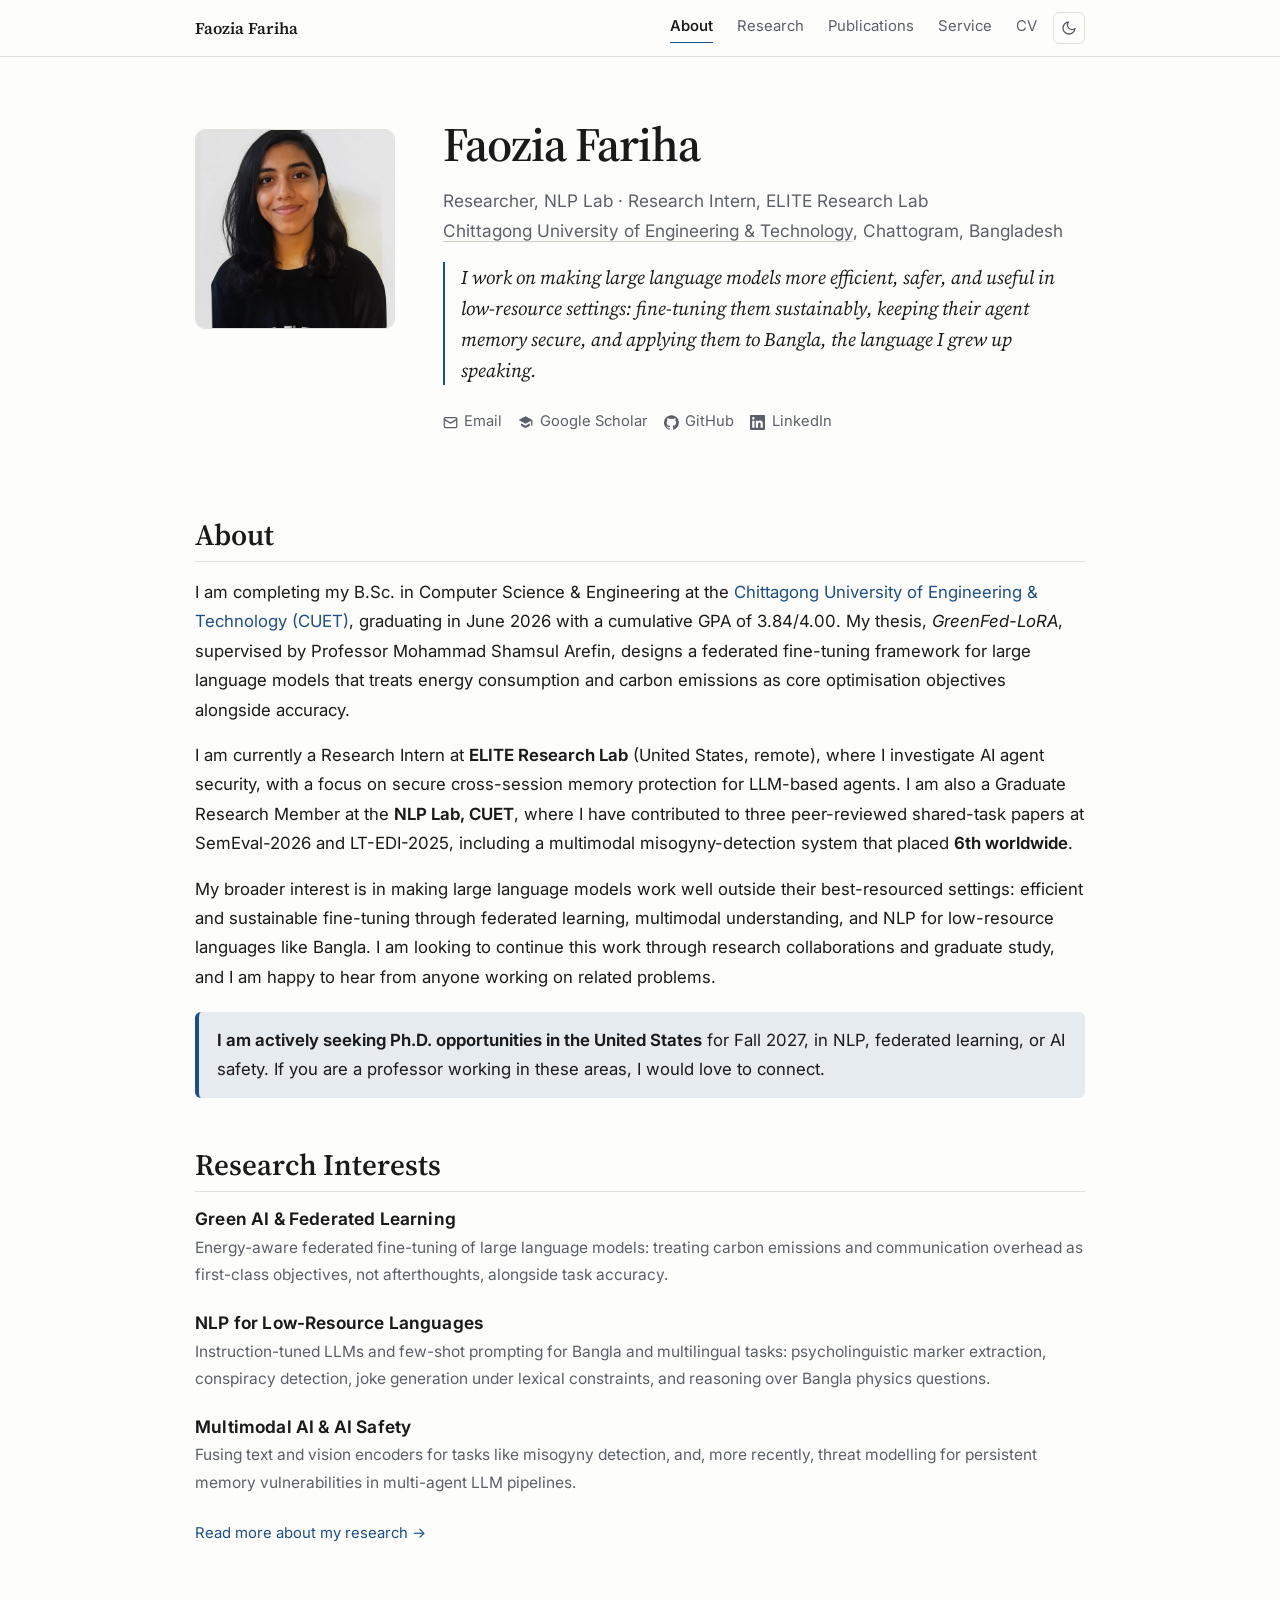
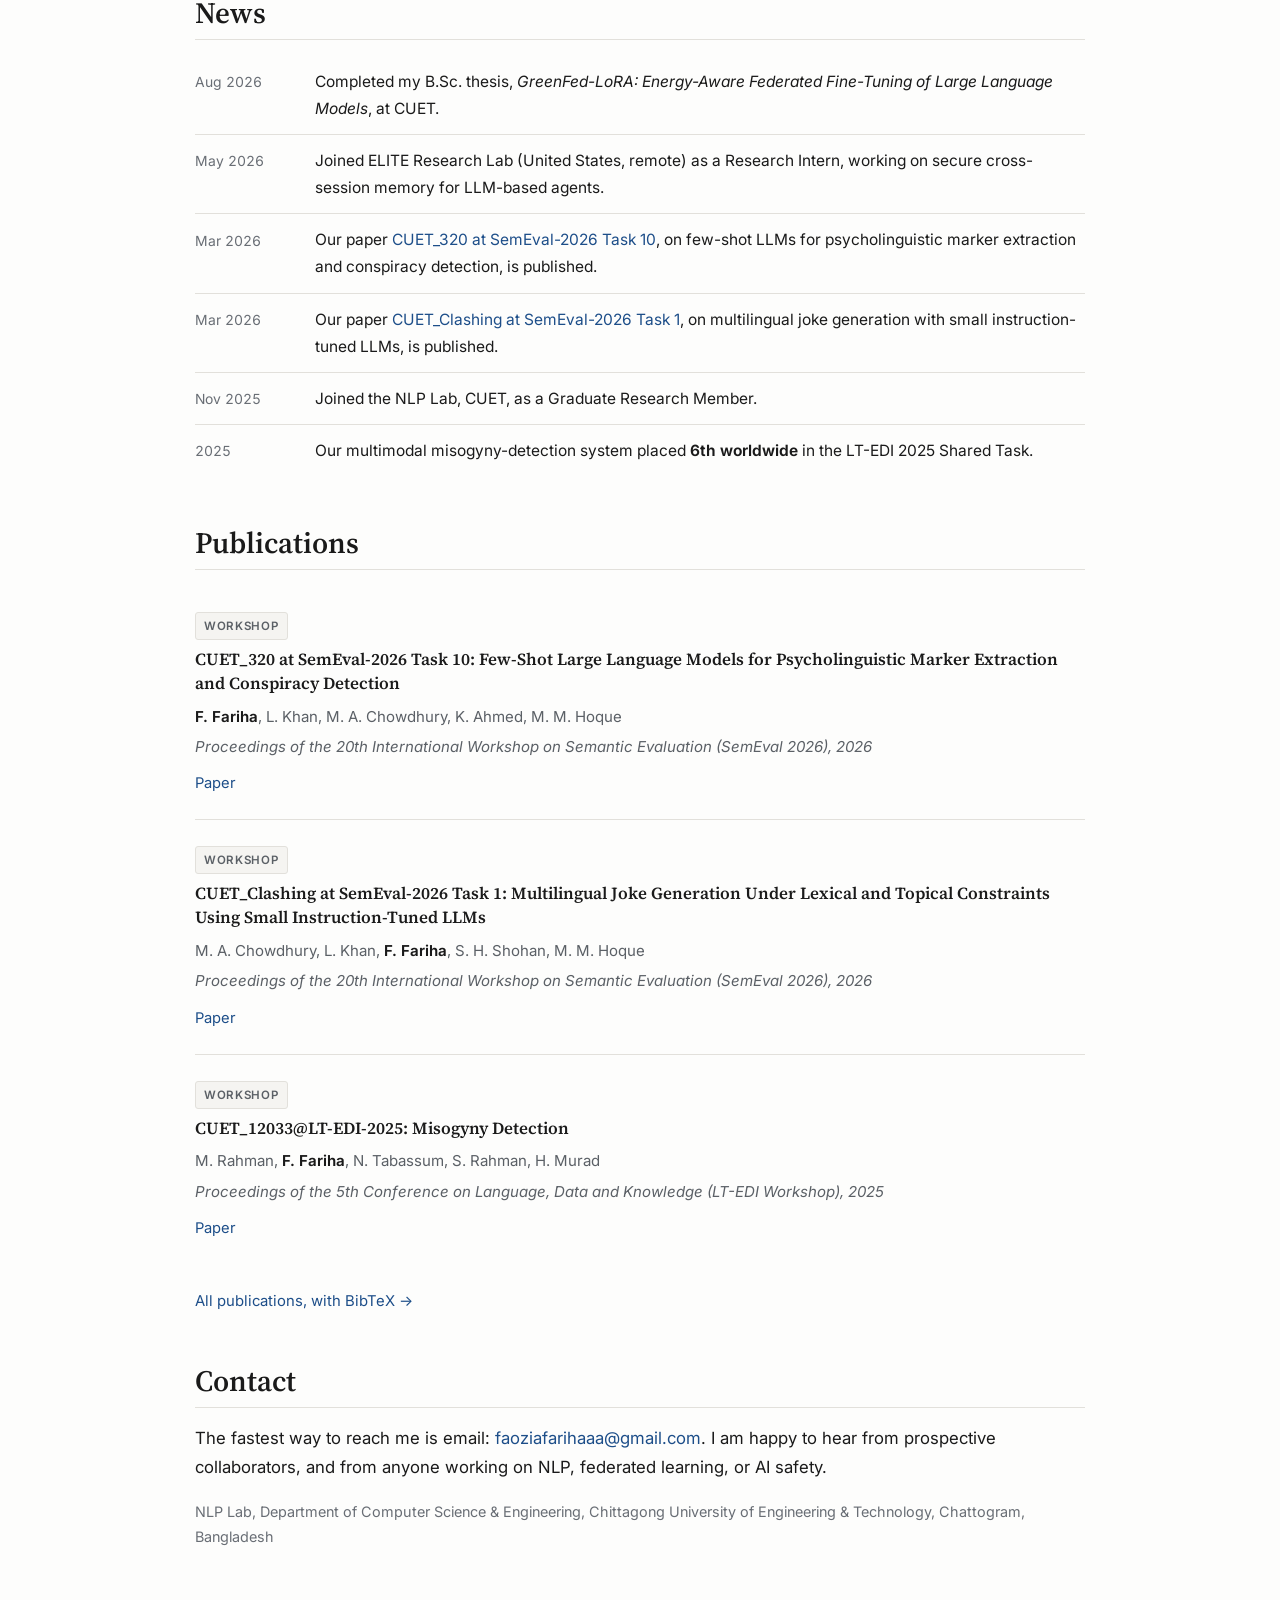
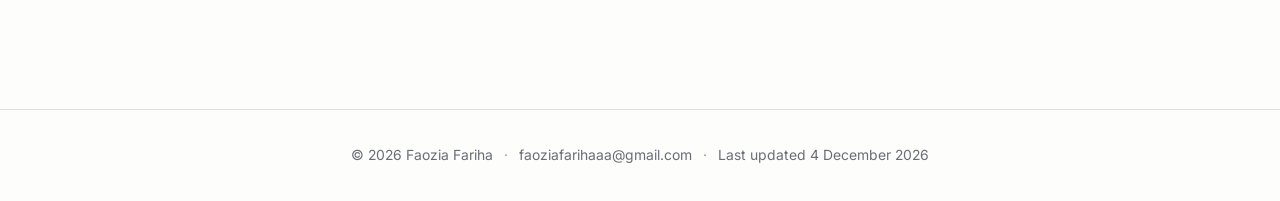
<file: index.html>
<!DOCTYPE html>
<html lang="en">
<head>
<meta charset="utf-8">
<meta name="viewport" content="width=device-width, initial-scale=1">
<title>Faozia Fariha</title>
<meta name="description" content="Faozia Fariha is a researcher at the NLP Lab, CUET, working on large language models, federated learning, multimodal AI, and AI safety.">
<meta name="author" content="Faozia Fariha">
<link rel="canonical" href="https://bountyhunter12.github.io/">

<!-- Open Graph / social preview -->
<meta property="og:type" content="website">
<meta property="og:title" content="Faozia Fariha">
<meta property="og:description" content="Researcher, NLP Lab, CUET. Large language models, federated learning, multimodal AI, and AI safety.">
<meta property="og:url" content="https://bountyhunter12.github.io/">
<meta property="og:image" content="https://bountyhunter12.github.io/assets/img/profile.jpeg">
<meta name="twitter:card" content="summary">

<link rel="icon" href="assets/img/favicon.svg" type="image/svg+xml">
<link rel="apple-touch-icon" href="assets/img/profile.jpeg">

<!-- ===== FONTS - identical on all pages ===== -->
<link rel="preconnect" href="https://fonts.googleapis.com">
<link rel="preconnect" href="https://fonts.gstatic.com" crossorigin>
<link rel="stylesheet" href="https://fonts.googleapis.com/css2?family=Inter:wght@400;500;600&family=Source+Serif+4:ital,opsz,wght@0,8..60,400;0,8..60,600;1,8..60,400&display=swap">
<link rel="stylesheet" href="assets/css/style.css">

<!-- ===== THEME INIT - identical on all pages. Must stay inline and before
      the body renders, otherwise the wrong theme flashes on load. ===== -->
<script>
(function(){try{var t=localStorage.getItem("theme");if(t==="dark"||t==="light"){document.documentElement.setAttribute("data-theme",t);}}catch(e){}})();
</script>

<!-- Structured data so search engines link the profile correctly -->
<script type="application/ld+json">
{
  "@context": "https://schema.org",
  "@type": "Person",
  "name": "Faozia Fariha",
  "givenName": "Faozia",
  "familyName": "Fariha",
  "jobTitle": "Researcher",
  "email": "mailto:faoziafarihaaa@gmail.com",
  "image": "https://bountyhunter12.github.io/assets/img/profile.jpeg",
  "url": "https://bountyhunter12.github.io/",
  "worksFor": {
    "@type": "CollegeOrUniversity",
    "name": "Chittagong University of Engineering & Technology",
    "url": "https://cuet.ac.bd/"
  },
  "alumniOf": {
    "@type": "CollegeOrUniversity",
    "name": "Chittagong University of Engineering & Technology",
    "url": "https://cuet.ac.bd/"
  },
  "knowsAbout": [
    "Natural Language Processing",
    "Large Language Models",
    "Multimodal AI",
    "Federated Learning",
    "Green AI",
    "AI Safety & Security"
  ],
  "sameAs": [
    "https://scholar.google.com/citations?hl=en&user=2KRgeSgAAAAJ",
    "https://github.com/bountyhunter12",
    "https://www.linkedin.com/in/faozia-fariha"
  ]
}
</script>
</head>
<body>
<a class="skip-link" href="#main">Skip to content</a>

<!-- ===== NAV - identical on all pages. If you edit this, edit it in every
      .html file, then run `python check.py` to confirm they still match.
      See CONTENT-GUIDE.md. ===== -->
<nav class="site-nav" aria-label="Primary">
  <div class="site-nav__inner">
    <a class="site-nav__name" href="index.html">Faozia Fariha</a>
    <div class="site-nav__links">
      <a href="index.html" aria-current="page">About</a>
      <a href="research.html">Research</a>
      <a href="publications.html">Publications</a>
      <a href="teaching.html">Service</a>
      <a href="cv.html">CV</a>
    </div>
    <button class="theme-toggle" type="button" aria-label="Switch to dark theme">
      <svg class="icon-sun" viewBox="0 0 24 24" fill="none" stroke="currentColor" stroke-width="2" stroke-linecap="round" aria-hidden="true"><circle cx="12" cy="12" r="4.2"/><path d="M12 2v2M12 20v2M4.9 4.9l1.4 1.4M17.7 17.7l1.4 1.4M2 12h2M20 12h2M4.9 19.1l1.4-1.4M17.7 6.3l1.4-1.4"/></svg>
      <svg class="icon-moon" viewBox="0 0 24 24" fill="none" stroke="currentColor" stroke-width="2" stroke-linecap="round" stroke-linejoin="round" aria-hidden="true"><path d="M21 12.8A9 9 0 1 1 11.2 3a7 7 0 0 0 9.8 9.8z"/></svg>
    </button>
  </div>
</nav>

<main id="main">
  <header class="hero wrap">
    <img class="hero__photo" src="assets/img/profile.jpeg" width="200" height="200"
         alt="Portrait of Faozia Fariha">
    <div>
      <h1 class="hero__name">Faozia Fariha</h1>
      <p class="hero__role">
        Researcher, NLP Lab &middot; Research Intern, ELITE Research Lab<br>
        <a href="https://cuet.ac.bd/" target="_blank" rel="noopener">Chittagong University of Engineering &amp; Technology</a>, Chattogram, Bangladesh
      </p>
      <p class="hero__tagline">
        I work on making large language models more efficient, safer, and
        useful in low-resource settings: fine-tuning them sustainably, keeping
        their agent memory secure, and applying them to Bangla, the language
        I grew up speaking.
      </p>
      <div class="contact-row">
        <a href="mailto:faoziafarihaaa@gmail.com">
          <svg viewBox="0 0 24 24" fill="none" stroke="currentColor" stroke-width="2" stroke-linecap="round" stroke-linejoin="round" aria-hidden="true"><rect x="2" y="4" width="20" height="16" rx="2"/><path d="m2 7 10 6 10-6"/></svg>
          Email
        </a>
        <a href="https://scholar.google.com/citations?hl=en&amp;user=2KRgeSgAAAAJ" target="_blank" rel="noopener">
          <svg viewBox="0 0 24 24" fill="currentColor" aria-hidden="true"><path d="M12 2 1 8l11 6 9-4.91V17h2V8L12 2zM5 13.18v4L12 21l7-3.82v-4L12 17l-7-3.82z"/></svg>
          Google Scholar
        </a>
        <a href="https://github.com/bountyhunter12" target="_blank" rel="noopener">
          <svg viewBox="0 0 24 24" fill="currentColor" aria-hidden="true"><path d="M12 .3a12 12 0 0 0-3.8 23.4c.6.1.8-.3.8-.6v-2c-3.3.7-4-1.6-4-1.6-.6-1.4-1.4-1.8-1.4-1.8-1-.7.1-.7.1-.7 1.2.1 1.8 1.2 1.8 1.2 1 1.8 2.8 1.3 3.5 1 .1-.8.4-1.3.7-1.6-2.7-.3-5.5-1.3-5.5-5.9 0-1.3.5-2.4 1.2-3.2-.1-.3-.5-1.5.1-3.2 0 0 1-.3 3.3 1.2a11.5 11.5 0 0 1 6 0c2.3-1.5 3.3-1.2 3.3-1.2.6 1.7.2 2.9.1 3.2.8.8 1.2 1.9 1.2 3.2 0 4.6-2.8 5.6-5.5 5.9.4.4.8 1.1.8 2.2v3.3c0 .3.2.7.8.6A12 12 0 0 0 12 .3"/></svg>
          GitHub
        </a>
        <a href="https://www.linkedin.com/in/faozia-fariha" target="_blank" rel="noopener">
          <svg viewBox="0 0 24 24" fill="currentColor" aria-hidden="true"><path d="M20.45 20.45h-3.56v-5.57c0-1.33-.02-3.04-1.85-3.04-1.85 0-2.14 1.45-2.14 2.94v5.67H9.34V9h3.42v1.56h.05a3.75 3.75 0 0 1 3.37-1.85c3.6 0 4.27 2.37 4.27 5.46v6.28zM5.34 7.43a2.06 2.06 0 1 1 0-4.13 2.06 2.06 0 0 1 0 4.13zM7.12 20.45H3.55V9h3.57v11.45zM22.22 0H1.77C.79 0 0 .77 0 1.72v20.56C0 23.23.79 24 1.77 24h20.45c.98 0 1.78-.77 1.78-1.72V1.72C24 .77 23.2 0 22.22 0z"/></svg>
          LinkedIn
        </a>
      </div>
    </div>
  </header>

  <div class="wrap">

        <section id="about">
      <h2>About</h2>
      <p>
        I am completing my B.Sc. in Computer Science &amp; Engineering at the
        <a href="https://cuet.ac.bd/" target="_blank" rel="noopener">Chittagong University of Engineering &amp; Technology (CUET)</a>,
        graduating in June&nbsp;2026 with a cumulative GPA of 3.84/4.00. My
        thesis, <em>GreenFed-LoRA</em>, supervised by Professor Mohammad
        Shamsul Arefin, designs a federated fine-tuning framework for large
        language models that treats energy consumption and carbon emissions
        as core optimisation objectives alongside accuracy.
      </p>
      <p>
        I am currently a Research Intern at <strong>ELITE Research Lab</strong>
        (United States, remote), where I investigate AI agent security, with a
        focus on secure cross-session memory protection for LLM-based agents.
        I am also a Graduate Research Member at the <strong>NLP Lab, CUET</strong>,
        where I have contributed to three peer-reviewed shared-task papers at
        SemEval-2026 and LT-EDI-2025, including a multimodal misogyny-detection
        system that placed <strong>6th worldwide</strong>.
      </p>
      <p>
        My broader interest is in making large language models work well
        outside their best-resourced settings: efficient and sustainable
        fine-tuning through federated learning, multimodal understanding, and
        NLP for low-resource languages like Bangla. I am looking to continue
        this work through research collaborations and graduate study, and I
        am happy to hear from anyone working on related problems.
      </p>

      <p class="phd-callout">
        <strong>I am actively seeking Ph.D. opportunities in the United States</strong>
        for Fall&nbsp;2027, in NLP, federated learning, or AI safety. If you
        are a professor working in these areas, I would love to connect.
      </p>
    </section>

    <section id="interests">
      <h2>Research Interests</h2>

      <div class="interest">
        <h3>Green AI &amp; Federated Learning</h3>
        <p>
          Energy-aware federated fine-tuning of large language models:
          treating carbon emissions and communication overhead as first-class
          objectives, not afterthoughts, alongside task accuracy.
        </p>
      </div>

      <div class="interest">
        <h3>NLP for Low-Resource Languages</h3>
        <p>
          Instruction-tuned LLMs and few-shot prompting for Bangla and
          multilingual tasks: psycholinguistic marker extraction, conspiracy
          detection, joke generation under lexical constraints, and reasoning
          over Bangla physics questions.
        </p>
      </div>

      <div class="interest">
        <h3>Multimodal AI &amp; AI Safety</h3>
        <p>
          Fusing text and vision encoders for tasks like misogyny detection,
          and, more recently, threat modelling for persistent memory
          vulnerabilities in multi-agent LLM pipelines.
        </p>
      </div>

      <p class="section-more">
        <a href="research.html">Read more about my research &rarr;</a>
      </p>
    </section>

    <section id="news">
      <h2>News</h2>
      <!-- ===== NEWS - newest first. To add an item, copy one <li> block. ===== -->
      <ul class="news">
        <li>
          <time datetime="2026-08">Aug 2026</time>
          <p>Completed my B.Sc. thesis, <em>GreenFed-LoRA: Energy-Aware Federated Fine-Tuning of Large Language Models</em>, at CUET.</p>
        </li>
        <li>
          <time datetime="2026-05">May 2026</time>
          <p>Joined ELITE Research Lab (United States, remote) as a Research Intern, working on secure cross-session memory for LLM-based agents.</p>
        </li>
        <li>
          <time datetime="2026-03">Mar 2026</time>
          <p>Our paper <a href="publications.html#pub-semeval10-2026">CUET_320 at SemEval-2026 Task 10</a>, on few-shot LLMs for psycholinguistic marker extraction and conspiracy detection, is published.</p>
        </li>
        <li>
          <time datetime="2026-03">Mar 2026</time>
          <p>Our paper <a href="publications.html#pub-semeval1-2026">CUET_Clashing at SemEval-2026 Task 1</a>, on multilingual joke generation with small instruction-tuned LLMs, is published.</p>
        </li>
        <li>
          <time datetime="2025-11">Nov 2025</time>
          <p>Joined the NLP Lab, CUET, as a Graduate Research Member.</p>
        </li>
        <li>
          <time datetime="2025">2025</time>
          <p>Our multimodal misogyny-detection system placed <strong>6th worldwide</strong> in the LT-EDI 2025 Shared Task.</p>
        </li>
      </ul>
    </section>

    <section id="publications">
      <h2>Publications</h2>

      <!-- Publication entries are maintained in full on publications.html.
           These summaries mirror that list; keep the two in sync. -->
      <article class="pub" id="pub-semeval10-2026">
        <span class="tag tag--muted">Workshop</span>
        <h3 class="pub__title">CUET_320 at SemEval-2026 Task 10: Few-Shot Large Language Models for Psycholinguistic Marker Extraction and Conspiracy Detection</h3>
        <p class="pub__authors"><span class="me">F. Fariha</span>, L. Khan, M. A. Chowdhury, K. Ahmed, M. M. Hoque</p>
        <p class="pub__venue">Proceedings of the 20th International Workshop on Semantic Evaluation (SemEval 2026), 2026</p>
        <div class="pub__actions">
          <a class="btn-link" href="https://aclanthology.org/2026.semeval-1.432/" target="_blank" rel="noopener">Paper</a>
        </div>
      </article>

      <article class="pub" id="pub-semeval1-2026">
        <span class="tag tag--muted">Workshop</span>
        <h3 class="pub__title">CUET_Clashing at SemEval-2026 Task 1: Multilingual Joke Generation Under Lexical and Topical Constraints Using Small Instruction-Tuned LLMs</h3>
        <p class="pub__authors">M. A. Chowdhury, L. Khan, <span class="me">F. Fariha</span>, S. H. Shohan, M. M. Hoque</p>
        <p class="pub__venue">Proceedings of the 20th International Workshop on Semantic Evaluation (SemEval 2026), 2026</p>
        <div class="pub__actions">
          <a class="btn-link" href="https://aclanthology.org/2026.semeval-1.359/" target="_blank" rel="noopener">Paper</a>
        </div>
      </article>

      <article class="pub" id="pub-ltedi-2025">
        <span class="tag tag--muted">Workshop</span>
        <h3 class="pub__title">CUET_12033@LT-EDI-2025: Misogyny Detection</h3>
        <p class="pub__authors">M. Rahman, <span class="me">F. Fariha</span>, N. Tabassum, S. Rahman, H. Murad</p>
        <p class="pub__venue">Proceedings of the 5th Conference on Language, Data and Knowledge (LT-EDI Workshop), 2025</p>
        <div class="pub__actions">
          <a class="btn-link" href="https://aclanthology.org/2025.ltedi-1.22/" target="_blank" rel="noopener">Paper</a>
        </div>
      </article>

      <p class="section-more">
        <a href="publications.html">All publications, with BibTeX &rarr;</a>
      </p>
    </section>

    <section id="contact">
      <h2>Contact</h2>
      <p>
        The fastest way to reach me is email:
        <a href="mailto:faoziafarihaaa@gmail.com">faoziafarihaaa@gmail.com</a>.
        I am happy to hear from prospective collaborators, and from anyone
        working on NLP, federated learning, or AI safety.
      </p>
      <p class="faint">
        NLP Lab, Department of Computer Science &amp; Engineering, Chittagong
        University of Engineering &amp; Technology, Chattogram, Bangladesh
      </p>
    </section>

  </div>
</main>

<!-- ===== FOOTER - identical on all pages ===== -->
<footer class="site-footer">
  <div class="site-footer__inner">
    <p>
      &copy; <span id="year">2026</span> Faozia Fariha
      <span class="sep" aria-hidden="true">&middot;</span>
      <a href="mailto:faoziafarihaaa@gmail.com">faoziafarihaaa@gmail.com</a>
      <span class="sep" aria-hidden="true">&middot;</span>
      <span class="nowrap">Last updated <time id="updated" datetime="2026-09-06">6 September 2026</time></span>
    </p>
  </div>
</footer>

<script src="assets/js/main.js"></script>
</body>
</html>
</file>
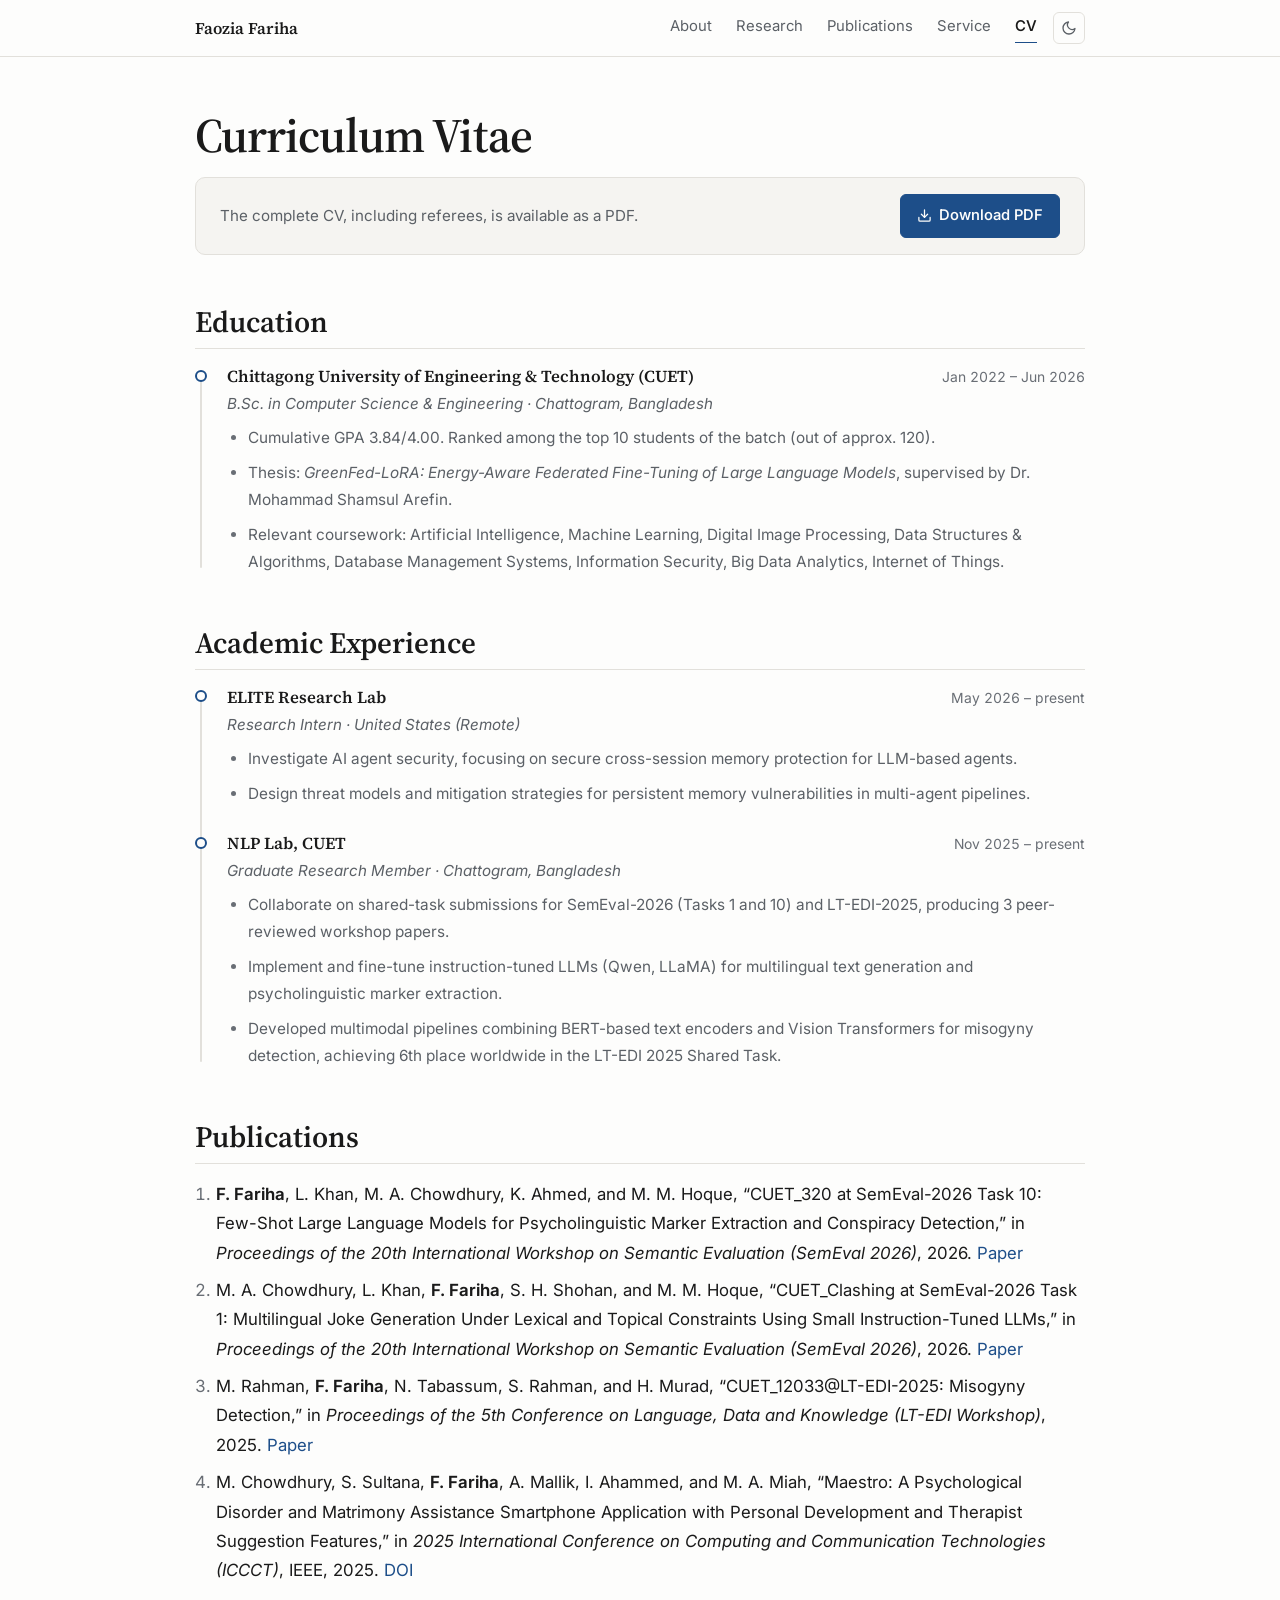
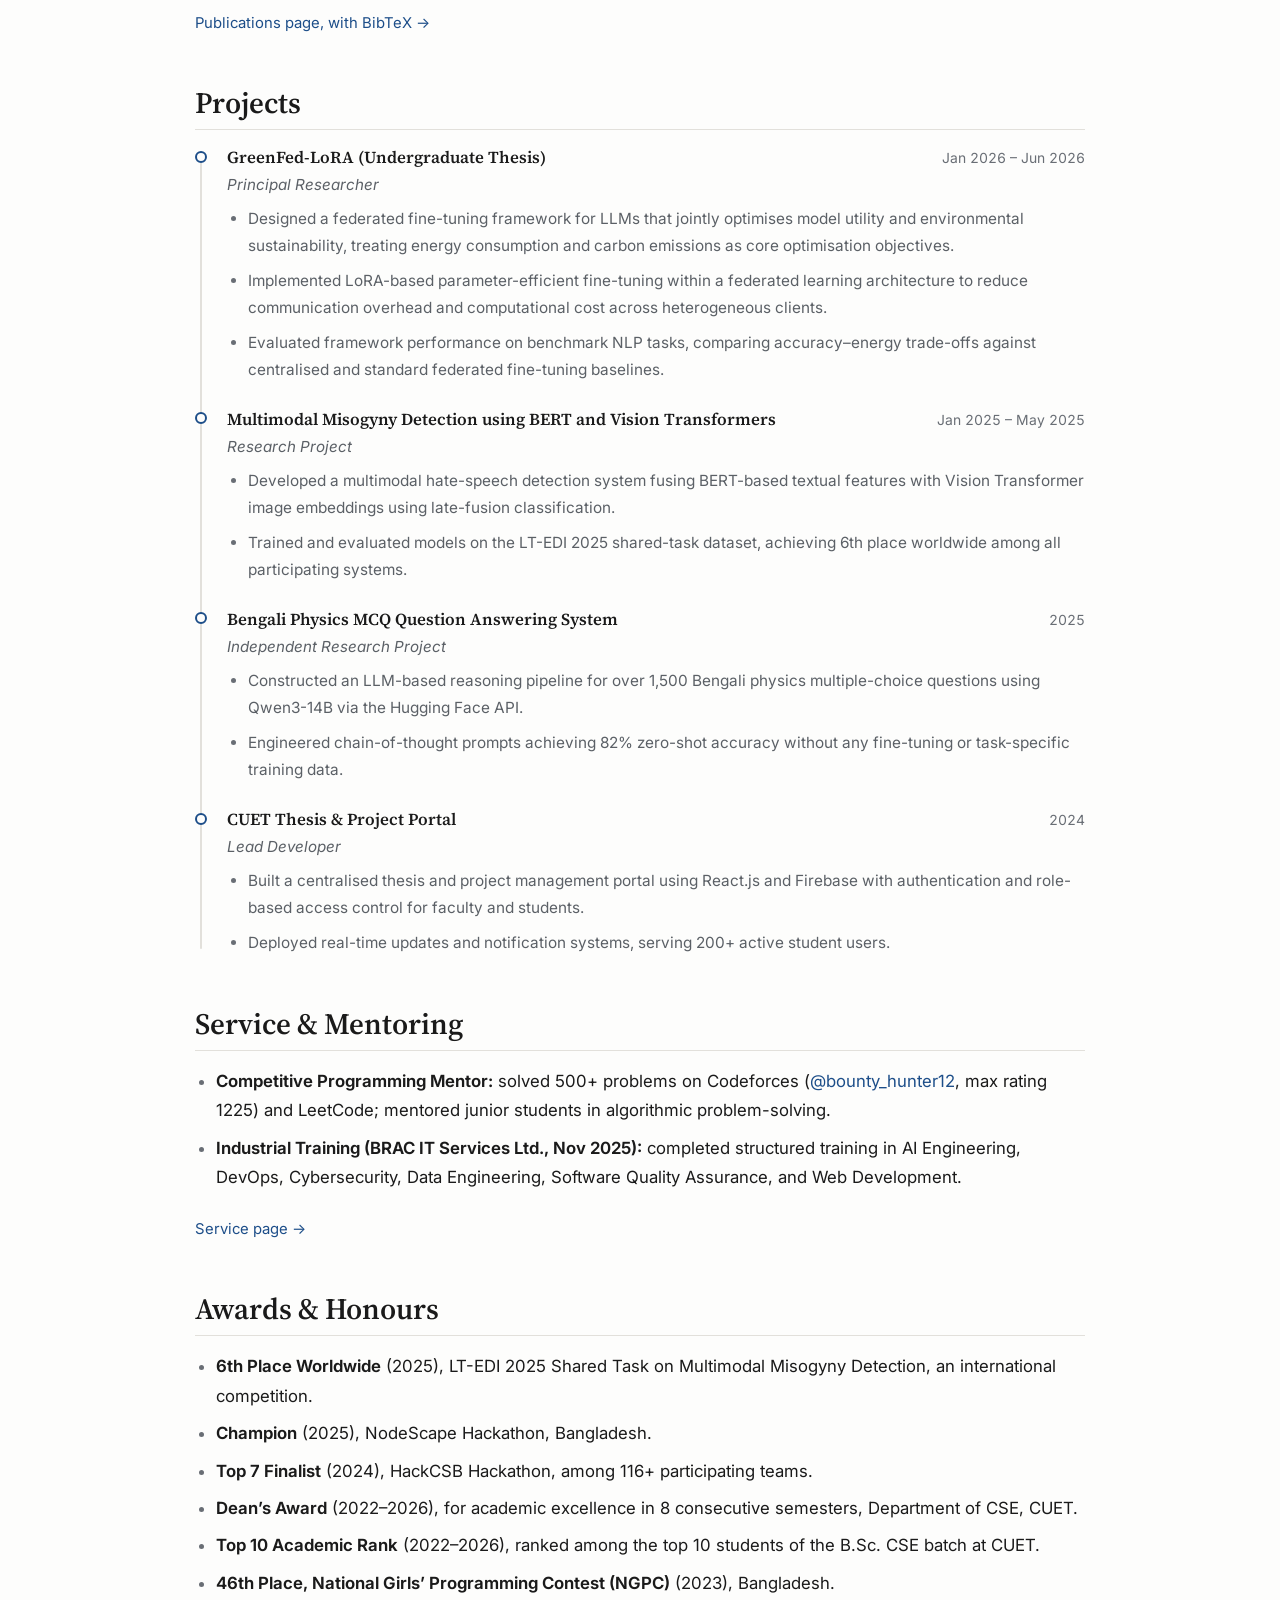
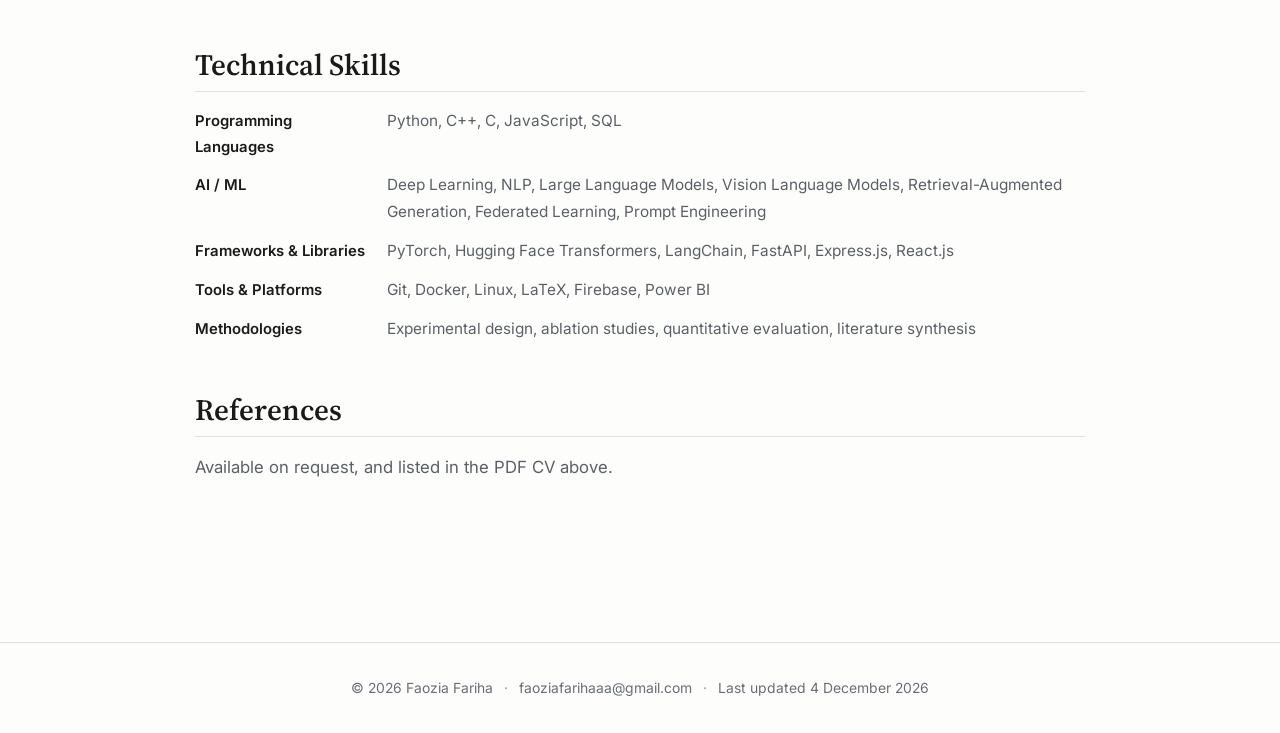
<file: cv.html>
<!DOCTYPE html>
<html lang="en">
<head>
<meta charset="utf-8">
<meta name="viewport" content="width=device-width, initial-scale=1">
<title>CV &middot; Faozia Fariha</title>
<meta name="description" content="Curriculum vitae of Faozia Fariha: education, research, publications, service, and awards.">
<meta name="author" content="Faozia Fariha">
<link rel="canonical" href="https://bountyhunter12.github.io/cv.html">

<meta property="og:type" content="website">
<meta property="og:title" content="CV · Faozia Fariha">
<meta property="og:description" content="Education, research, publications, service, and awards.">
<meta property="og:url" content="https://bountyhunter12.github.io/cv.html">
<meta property="og:image" content="https://bountyhunter12.github.io/assets/img/profile.jpeg">
<meta name="twitter:card" content="summary">

<link rel="icon" href="assets/img/favicon.svg" type="image/svg+xml">
<link rel="apple-touch-icon" href="assets/img/profile.jpeg">

<!-- ===== FONTS - identical on all pages ===== -->
<link rel="preconnect" href="https://fonts.googleapis.com">
<link rel="preconnect" href="https://fonts.gstatic.com" crossorigin>
<link rel="stylesheet" href="https://fonts.googleapis.com/css2?family=Inter:wght@400;500;600&family=Source+Serif+4:ital,opsz,wght@0,8..60,400;0,8..60,600;1,8..60,400&display=swap">
<link rel="stylesheet" href="assets/css/style.css">

<!-- ===== THEME INIT - identical on all pages ===== -->
<script>
(function(){try{var t=localStorage.getItem("theme");if(t==="dark"||t==="light"){document.documentElement.setAttribute("data-theme",t);}}catch(e){}})();
</script>
</head>
<body>
<a class="skip-link" href="#main">Skip to content</a>

<!-- ===== NAV - identical on all pages ===== -->
<nav class="site-nav" aria-label="Primary">
  <div class="site-nav__inner">
    <a class="site-nav__name" href="index.html">Faozia Fariha</a>
    <div class="site-nav__links">
      <a href="index.html">About</a>
      <a href="research.html">Research</a>
      <a href="publications.html">Publications</a>
      <a href="teaching.html">Service</a>
      <a href="cv.html" aria-current="page">CV</a>
    </div>
    <button class="theme-toggle" type="button" aria-label="Switch to dark theme">
      <svg class="icon-sun" viewBox="0 0 24 24" fill="none" stroke="currentColor" stroke-width="2" stroke-linecap="round" aria-hidden="true"><circle cx="12" cy="12" r="4.2"/><path d="M12 2v2M12 20v2M4.9 4.9l1.4 1.4M17.7 17.7l1.4 1.4M2 12h2M20 12h2M4.9 19.1l1.4-1.4M17.7 6.3l1.4-1.4"/></svg>
      <svg class="icon-moon" viewBox="0 0 24 24" fill="none" stroke="currentColor" stroke-width="2" stroke-linecap="round" stroke-linejoin="round" aria-hidden="true"><path d="M21 12.8A9 9 0 1 1 11.2 3a7 7 0 0 0 9.8 9.8z"/></svg>
    </button>
  </div>
</nav>

<main id="main">
  <div class="wrap">

    <header class="page-head">
      <h1>Curriculum Vitae</h1>
    </header>

    <div class="callout">
      <p>The complete CV, including referees, is available as a PDF.</p>
      <a class="btn" href="assets/cv/Faozia_Fariha_CV.pdf" target="_blank" rel="noopener">
        <svg viewBox="0 0 24 24" fill="none" stroke="currentColor" stroke-width="2" stroke-linecap="round" stroke-linejoin="round" aria-hidden="true"><path d="M21 15v4a2 2 0 0 1-2 2H5a2 2 0 0 1-2-2v-4"/><path d="m7 10 5 5 5-5"/><path d="M12 15V3"/></svg>
        Download PDF
      </a>
    </div>

    <section id="education">
      <h2>Education</h2>
      <div class="timeline">
      <div class="entry">
        <div class="entry__head">
          <h3 class="entry__title">Chittagong University of Engineering &amp; Technology (CUET)</h3>
          <span class="entry__date">Jan 2022 &ndash; Jun 2026</span>
        </div>
        <p class="entry__sub">B.Sc. in Computer Science &amp; Engineering &middot; Chattogram, Bangladesh</p>
        <ul>
          <li>Cumulative GPA 3.84/4.00. Ranked among the top 10 students of the batch (out of approx. 120).</li>
          <li>Thesis: <em>GreenFed-LoRA: Energy-Aware Federated Fine-Tuning of Large Language Models</em>, supervised by Dr. Mohammad Shamsul Arefin.</li>
          <li>Relevant coursework: Artificial Intelligence, Machine Learning, Digital Image Processing, Data Structures &amp; Algorithms, Database Management Systems, Information Security, Big Data Analytics, Internet of Things.</li>
        </ul>
      </div>
      </div>
    </section>

    <section id="experience">
      <h2>Academic Experience</h2>
      <div class="timeline">
      <div class="entry">
        <div class="entry__head">
          <h3 class="entry__title">ELITE Research Lab</h3>
          <span class="entry__date">May 2026 &ndash; present</span>
        </div>
        <p class="entry__sub">Research Intern &middot; United States (Remote)</p>
        <ul>
          <li>Investigate AI agent security, focusing on secure cross-session memory protection for LLM-based agents.</li>
          <li>Design threat models and mitigation strategies for persistent memory vulnerabilities in multi-agent pipelines.</li>
        </ul>
      </div>

      <div class="entry">
        <div class="entry__head">
          <h3 class="entry__title">NLP Lab, CUET</h3>
          <span class="entry__date">Nov 2025 &ndash; present</span>
        </div>
        <p class="entry__sub">Graduate Research Member &middot; Chattogram, Bangladesh</p>
        <ul>
          <li>Collaborate on shared-task submissions for SemEval-2026 (Tasks 1 and 10) and LT-EDI-2025, producing 3 peer-reviewed workshop papers.</li>
          <li>Implement and fine-tune instruction-tuned LLMs (Qwen, LLaMA) for multilingual text generation and psycholinguistic marker extraction.</li>
          <li>Developed multimodal pipelines combining BERT-based text encoders and Vision Transformers for misogyny detection, achieving 6th place worldwide in the LT-EDI 2025 Shared Task.</li>
        </ul>
      </div>
      </div>
    </section>

    <section id="publications">
      <h2>Publications</h2>
      <ol>
        <li>
          <strong>F. Fariha</strong>, L. Khan, M. A. Chowdhury, K. Ahmed, and M. M. Hoque,
          &ldquo;CUET_320 at SemEval-2026 Task 10: Few-Shot Large Language Models for Psycholinguistic Marker Extraction and Conspiracy Detection,&rdquo;
          in <em>Proceedings of the 20th International Workshop on Semantic Evaluation (SemEval 2026)</em>, 2026.
          <a href="https://aclanthology.org/2026.semeval-1.432/" target="_blank" rel="noopener">Paper</a>
        </li>
        <li>
          M. A. Chowdhury, L. Khan, <strong>F. Fariha</strong>, S. H. Shohan, and M. M. Hoque,
          &ldquo;CUET_Clashing at SemEval-2026 Task 1: Multilingual Joke Generation Under Lexical and Topical Constraints Using Small Instruction-Tuned LLMs,&rdquo;
          in <em>Proceedings of the 20th International Workshop on Semantic Evaluation (SemEval 2026)</em>, 2026.
          <a href="https://aclanthology.org/2026.semeval-1.359/" target="_blank" rel="noopener">Paper</a>
        </li>
        <li>
          M. Rahman, <strong>F. Fariha</strong>, N. Tabassum, S. Rahman, and H. Murad,
          &ldquo;CUET_12033@LT-EDI-2025: Misogyny Detection,&rdquo;
          in <em>Proceedings of the 5th Conference on Language, Data and Knowledge (LT-EDI Workshop)</em>, 2025.
          <a href="https://aclanthology.org/2025.ltedi-1.22/" target="_blank" rel="noopener">Paper</a>
        </li>
        <li>
          M. Chowdhury, S. Sultana, <strong>F. Fariha</strong>, A. Mallik, I. Ahammed, and M. A. Miah,
          &ldquo;Maestro: A Psychological Disorder and Matrimony Assistance Smartphone Application with Personal Development and Therapist Suggestion Features,&rdquo;
          in <em>2025 International Conference on Computing and Communication Technologies (ICCCT)</em>, IEEE, 2025.
          <a href="https://ieeexplore.ieee.org/document/11019317" target="_blank" rel="noopener">DOI</a>
        </li>
      </ol>
      <p class="section-more"><a href="publications.html">Publications page, with BibTeX &rarr;</a></p>
    </section>

    <section id="research-experience">
      <h2>Projects</h2>

      <div class="timeline">
      <div class="entry">
        <div class="entry__head">
          <h3 class="entry__title">GreenFed-LoRA (Undergraduate Thesis)</h3>
          <span class="entry__date">Jan 2026 &ndash; Jun 2026</span>
        </div>
        <p class="entry__sub">Principal Researcher</p>
        <ul>
          <li>Designed a federated fine-tuning framework for LLMs that jointly optimises model utility and environmental sustainability, treating energy consumption and carbon emissions as core optimisation objectives.</li>
          <li>Implemented LoRA-based parameter-efficient fine-tuning within a federated learning architecture to reduce communication overhead and computational cost across heterogeneous clients.</li>
          <li>Evaluated framework performance on benchmark NLP tasks, comparing accuracy&ndash;energy trade-offs against centralised and standard federated fine-tuning baselines.</li>
        </ul>
      </div>

      <div class="entry">
        <div class="entry__head">
          <h3 class="entry__title">Multimodal Misogyny Detection using BERT and Vision Transformers</h3>
          <span class="entry__date">Jan 2025 &ndash; May 2025</span>
        </div>
        <p class="entry__sub">Research Project</p>
        <ul>
          <li>Developed a multimodal hate-speech detection system fusing BERT-based textual features with Vision Transformer image embeddings using late-fusion classification.</li>
          <li>Trained and evaluated models on the LT-EDI 2025 shared-task dataset, achieving 6th place worldwide among all participating systems.</li>
        </ul>
      </div>

      <div class="entry">
        <div class="entry__head">
          <h3 class="entry__title">Bengali Physics MCQ Question Answering System</h3>
          <span class="entry__date">2025</span>
        </div>
        <p class="entry__sub">Independent Research Project</p>
        <ul>
          <li>Constructed an LLM-based reasoning pipeline for over 1,500 Bengali physics multiple-choice questions using Qwen3-14B via the Hugging Face API.</li>
          <li>Engineered chain-of-thought prompts achieving 82% zero-shot accuracy without any fine-tuning or task-specific training data.</li>
        </ul>
      </div>

      <div class="entry">
        <div class="entry__head">
          <h3 class="entry__title">CUET Thesis &amp; Project Portal</h3>
          <span class="entry__date">2024</span>
        </div>
        <p class="entry__sub">Lead Developer</p>
        <ul>
          <li>Built a centralised thesis and project management portal using React.js and Firebase with authentication and role-based access control for faculty and students.</li>
          <li>Deployed real-time updates and notification systems, serving 200+ active student users.</li>
        </ul>
      </div>
      </div>
    </section>

    <section id="service">
      <h2>Service &amp; Mentoring</h2>
      <ul>
        <li><strong>Competitive Programming Mentor:</strong> solved 500+ problems on Codeforces (<a href="https://codeforces.com/profile/bounty_hunter12" target="_blank" rel="noopener">@bounty_hunter12</a>, max rating 1225) and LeetCode; mentored junior students in algorithmic problem-solving.</li>
        <li><strong>Industrial Training (BRAC IT Services Ltd., Nov 2025):</strong> completed structured training in AI Engineering, DevOps, Cybersecurity, Data Engineering, Software Quality Assurance, and Web Development.</li>
      </ul>
      <p class="section-more"><a href="teaching.html">Service page &rarr;</a></p>
    </section>

    <section id="honors">
      <h2>Awards &amp; Honours</h2>
      <ul>
        <li><strong>6th Place Worldwide</strong> (2025), LT-EDI 2025 Shared Task on Multimodal Misogyny Detection, an international competition.</li>
        <li><strong>Champion</strong> (2025), NodeScape Hackathon, Bangladesh.</li>
        <li><strong>Top 7 Finalist</strong> (2024), HackCSB Hackathon, among 116+ participating teams.</li>
        <li><strong>Dean&rsquo;s Award</strong> (2022&ndash;2026), for academic excellence in 8 consecutive semesters, Department of CSE, CUET.</li>
        <li><strong>Top 10 Academic Rank</strong> (2022&ndash;2026), ranked among the top 10 students of the B.Sc. CSE batch at CUET.</li>
        <li><strong>46th Place, National Girls&rsquo; Programming Contest (NGPC)</strong> (2023), Bangladesh.</li>
      </ul>
    </section>

    <section id="skills">
      <h2>Technical Skills</h2>
      <dl class="rows">
        <div class="row">
          <dt>Programming Languages</dt>
          <dd>Python, C++, C, JavaScript, SQL</dd>
        </div>
        <div class="row">
          <dt>AI / ML</dt>
          <dd>Deep Learning, NLP, Large Language Models, Vision Language Models, Retrieval-Augmented Generation, Federated Learning, Prompt Engineering</dd>
        </div>
        <div class="row">
          <dt>Frameworks &amp; Libraries</dt>
          <dd>PyTorch, Hugging Face Transformers, LangChain, FastAPI, Express.js, React.js</dd>
        </div>
        <div class="row">
          <dt>Tools &amp; Platforms</dt>
          <dd>Git, Docker, Linux, LaTeX, Firebase, Power BI</dd>
        </div>
        <div class="row">
          <dt>Methodologies</dt>
          <dd>Experimental design, ablation studies, quantitative evaluation, literature synthesis</dd>
        </div>
      </dl>
    </section>

    <section id="references">
      <h2>References</h2>
      <p class="muted">Available on request, and listed in the PDF CV above.</p>
    </section>

  </div>
</main>

<!-- ===== FOOTER - identical on all pages ===== -->
<footer class="site-footer">
  <div class="site-footer__inner">
    <p>
      &copy; <span id="year">2026</span> Faozia Fariha
      <span class="sep" aria-hidden="true">&middot;</span>
      <a href="mailto:faoziafarihaaa@gmail.com">faoziafarihaaa@gmail.com</a>
      <span class="sep" aria-hidden="true">&middot;</span>
      <span class="nowrap">Last updated <time id="updated" datetime="2026-09-06">6 September 2026</time></span>
    </p>
  </div>
</footer>

<script src="assets/js/main.js"></script>
</body>
</html>
</file>
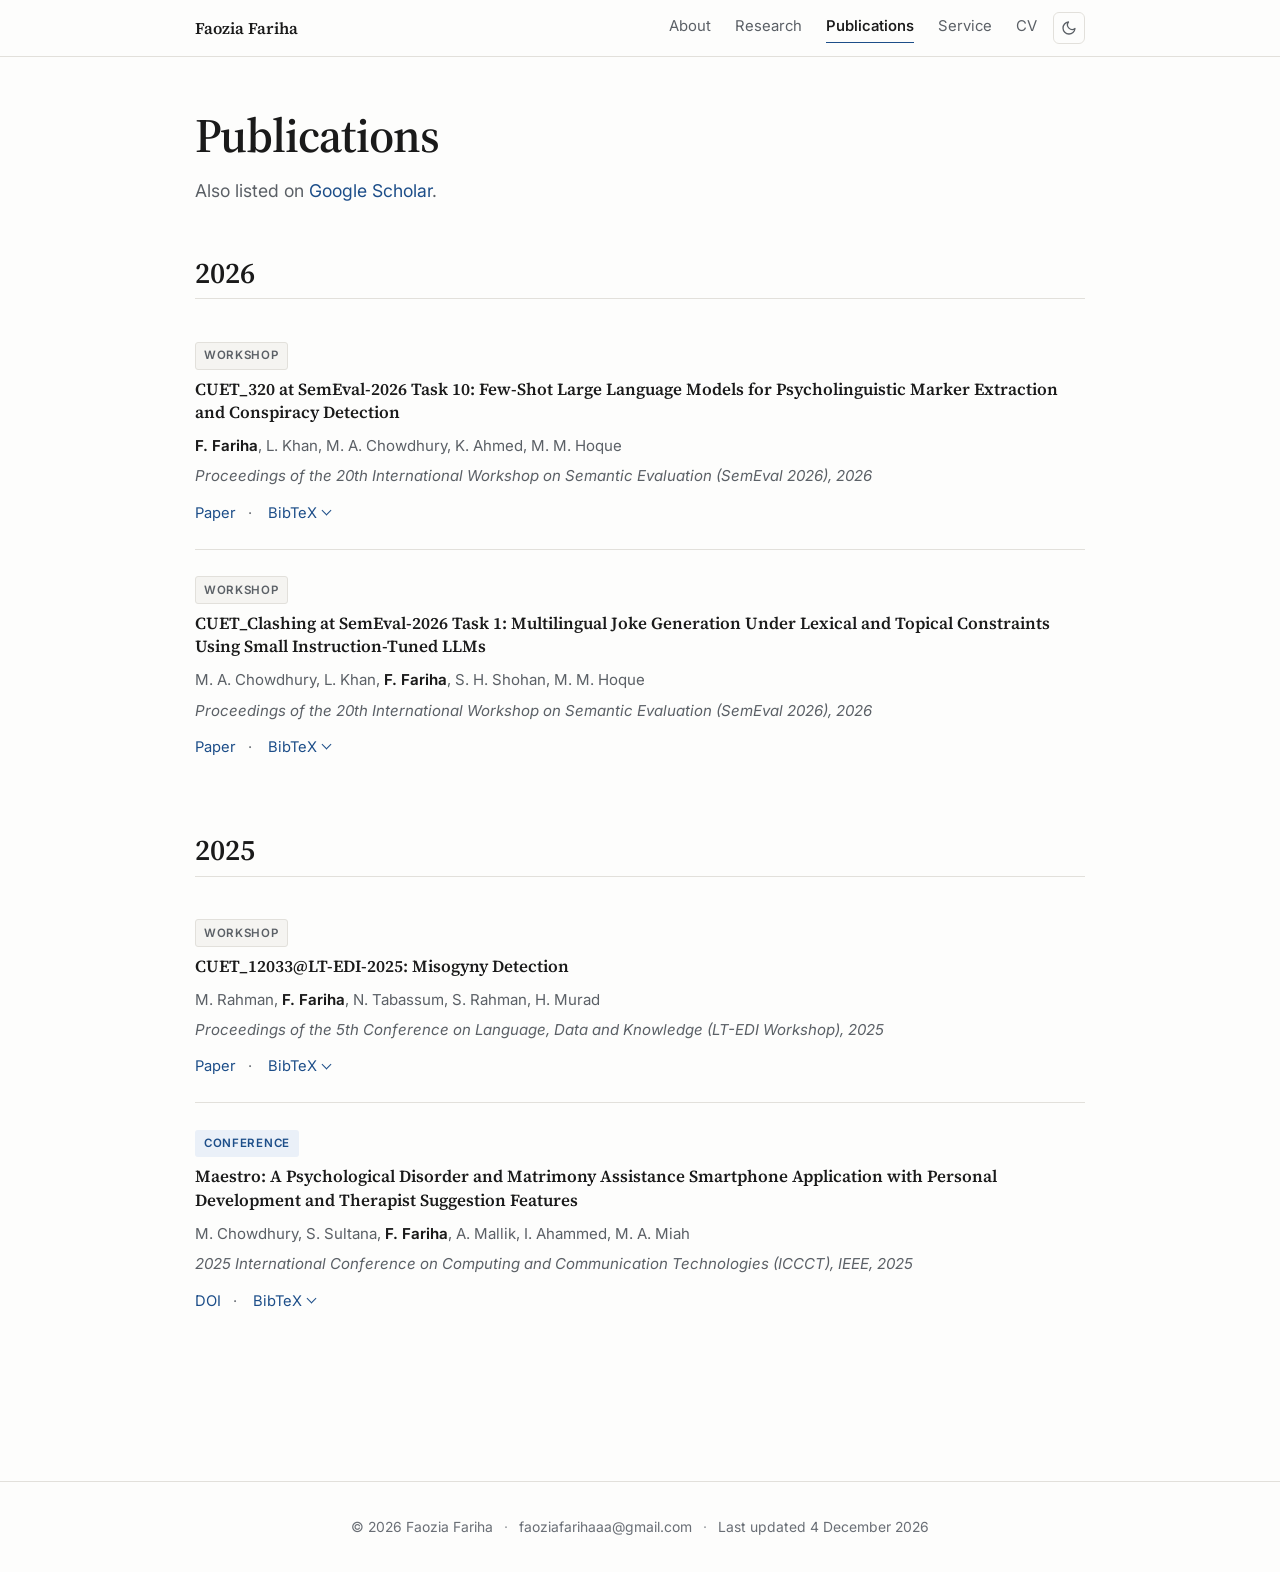
<file: publications.html>
<!DOCTYPE html>
<html lang="en">
<head>
<meta charset="utf-8">
<meta name="viewport" content="width=device-width, initial-scale=1">
<title>Publications &middot; Faozia Fariha</title>
<meta name="description" content="Peer-reviewed publications by Faozia Fariha on NLP shared tasks, multimodal misogyny detection, and applied AI.">
<meta name="author" content="Faozia Fariha">
<link rel="canonical" href="https://bountyhunter12.github.io/publications.html">

<meta property="og:type" content="website">
<meta property="og:title" content="Publications · Faozia Fariha">
<meta property="og:description" content="Peer-reviewed publications on NLP shared tasks, multimodal misogyny detection, and applied AI.">
<meta property="og:url" content="https://bountyhunter12.github.io/publications.html">
<meta property="og:image" content="https://bountyhunter12.github.io/assets/img/profile.jpeg">
<meta name="twitter:card" content="summary">

<link rel="icon" href="assets/img/favicon.svg" type="image/svg+xml">
<link rel="apple-touch-icon" href="assets/img/profile.jpeg">

<!-- ===== FONTS - identical on all pages ===== -->
<link rel="preconnect" href="https://fonts.googleapis.com">
<link rel="preconnect" href="https://fonts.gstatic.com" crossorigin>
<link rel="stylesheet" href="https://fonts.googleapis.com/css2?family=Inter:wght@400;500;600&family=Source+Serif+4:ital,opsz,wght@0,8..60,400;0,8..60,600;1,8..60,400&display=swap">
<link rel="stylesheet" href="assets/css/style.css">

<!-- ===== THEME INIT - identical on all pages ===== -->
<script>
(function(){try{var t=localStorage.getItem("theme");if(t==="dark"||t==="light"){document.documentElement.setAttribute("data-theme",t);}}catch(e){}})();
</script>

<!-- Machine-readable publication list.
     Note: Google Scholar's Highwire "citation_*" meta tags describe exactly ONE
     article per page, so they are deliberately NOT used here (this page lists
     several). schema.org ScholarlyArticle correctly supports a list. -->
<script type="application/ld+json">
{
  "@context": "https://schema.org",
  "@type": "ItemList",
  "itemListElement": [
    {
      "@type": "ListItem",
      "position": 1,
      "item": {
        "@type": "ScholarlyArticle",
        "name": "CUET_320 at SemEval-2026 Task 10: Few-Shot Large Language Models for Psycholinguistic Marker Extraction and Conspiracy Detection",
        "author": [
          {"@type": "Person", "name": "Faozia Fariha"},
          {"@type": "Person", "name": "L. Khan"},
          {"@type": "Person", "name": "M. A. Chowdhury"},
          {"@type": "Person", "name": "K. Ahmed"},
          {"@type": "Person", "name": "M. M. Hoque"}
        ],
        "datePublished": "2026",
        "isPartOf": {"@type": "PublicationEvent", "name": "20th International Workshop on Semantic Evaluation (SemEval 2026)"},
        "sameAs": "https://aclanthology.org/2026.semeval-1.432/"
      }
    },
    {
      "@type": "ListItem",
      "position": 2,
      "item": {
        "@type": "ScholarlyArticle",
        "name": "CUET_Clashing at SemEval-2026 Task 1: Multilingual Joke Generation Under Lexical and Topical Constraints Using Small Instruction-Tuned LLMs",
        "author": [
          {"@type": "Person", "name": "M. A. Chowdhury"},
          {"@type": "Person", "name": "L. Khan"},
          {"@type": "Person", "name": "Faozia Fariha"},
          {"@type": "Person", "name": "S. H. Shohan"},
          {"@type": "Person", "name": "M. M. Hoque"}
        ],
        "datePublished": "2026",
        "isPartOf": {"@type": "PublicationEvent", "name": "20th International Workshop on Semantic Evaluation (SemEval 2026)"},
        "sameAs": "https://aclanthology.org/2026.semeval-1.359/"
      }
    },
    {
      "@type": "ListItem",
      "position": 3,
      "item": {
        "@type": "ScholarlyArticle",
        "name": "CUET_12033@LT-EDI-2025: Misogyny Detection",
        "author": [
          {"@type": "Person", "name": "M. Rahman"},
          {"@type": "Person", "name": "Faozia Fariha"},
          {"@type": "Person", "name": "N. Tabassum"},
          {"@type": "Person", "name": "S. Rahman"},
          {"@type": "Person", "name": "H. Murad"}
        ],
        "datePublished": "2025",
        "isPartOf": {"@type": "PublicationEvent", "name": "5th Conference on Language, Data and Knowledge (LT-EDI Workshop)"},
        "sameAs": "https://aclanthology.org/2025.ltedi-1.22/"
      }
    },
    {
      "@type": "ListItem",
      "position": 4,
      "item": {
        "@type": "ScholarlyArticle",
        "name": "Maestro: A Psychological Disorder and Matrimony Assistance Smartphone Application with Personal Development and Therapist Suggestion Features",
        "author": [
          {"@type": "Person", "name": "M. Chowdhury"},
          {"@type": "Person", "name": "S. Sultana"},
          {"@type": "Person", "name": "Faozia Fariha"},
          {"@type": "Person", "name": "A. Mallik"},
          {"@type": "Person", "name": "I. Ahammed"},
          {"@type": "Person", "name": "M. A. Miah"}
        ],
        "datePublished": "2025",
        "isPartOf": {"@type": "PublicationEvent", "name": "2025 International Conference on Computing and Communication Technologies (ICCCT)"},
        "sameAs": "https://ieeexplore.ieee.org/document/11019317"
      }
    }
  ]
}
</script>
</head>
<body>
<a class="skip-link" href="#main">Skip to content</a>

<!-- ===== NAV - identical on all pages ===== -->
<nav class="site-nav" aria-label="Primary">
  <div class="site-nav__inner">
    <a class="site-nav__name" href="index.html">Faozia Fariha</a>
    <div class="site-nav__links">
      <a href="index.html">About</a>
      <a href="research.html">Research</a>
      <a href="publications.html" aria-current="page">Publications</a>
      <a href="teaching.html">Service</a>
      <a href="cv.html">CV</a>
    </div>
    <button class="theme-toggle" type="button" aria-label="Switch to dark theme">
      <svg class="icon-sun" viewBox="0 0 24 24" fill="none" stroke="currentColor" stroke-width="2" stroke-linecap="round" aria-hidden="true"><circle cx="12" cy="12" r="4.2"/><path d="M12 2v2M12 20v2M4.9 4.9l1.4 1.4M17.7 17.7l1.4 1.4M2 12h2M20 12h2M4.9 19.1l1.4-1.4M17.7 6.3l1.4-1.4"/></svg>
      <svg class="icon-moon" viewBox="0 0 24 24" fill="none" stroke="currentColor" stroke-width="2" stroke-linecap="round" stroke-linejoin="round" aria-hidden="true"><path d="M21 12.8A9 9 0 1 1 11.2 3a7 7 0 0 0 9.8 9.8z"/></svg>
    </button>
  </div>
</nav>

<main id="main">
  <div class="wrap">

    <header class="page-head">
      <h1>Publications</h1>
      <p class="lead">
        Also listed on
        <a href="https://scholar.google.com/citations?hl=en&amp;user=2KRgeSgAAAAJ" target="_blank" rel="noopener">Google Scholar</a>.
      </p>
    </header>

    <section id="y2026">
      <h2>2026</h2>

      <!-- ===== PUBLICATION ENTRY - copy this whole <article> block to add one.
           Remember to give it a unique id and to mirror it on index.html. ===== -->
      <article class="pub" id="pub-semeval10-2026">
        <span class="tag tag--muted">Workshop</span>
        <h3 class="pub__title">CUET_320 at SemEval-2026 Task 10: Few-Shot Large Language Models for Psycholinguistic Marker Extraction and Conspiracy Detection</h3>
        <p class="pub__authors"><span class="me">F. Fariha</span>, L. Khan, M. A. Chowdhury, K. Ahmed, M. M. Hoque</p>
        <p class="pub__venue">Proceedings of the 20th International Workshop on Semantic Evaluation (SemEval 2026), 2026</p>
        <div class="pub__actions">
          <a class="btn-link" href="https://aclanthology.org/2026.semeval-1.432/" target="_blank" rel="noopener">Paper</a>
          <details class="bibtex">
            <summary>BibTeX</summary>
            <pre><code>@inproceedings{fariha2026cuet320,
  author    = {Fariha, F. and Khan, L. and Chowdhury, M. A. and
               Ahmed, K. and Hoque, M. M.},
  title     = {{CUET\_320} at {SemEval}-2026 Task 10: Few-Shot Large
               Language Models for Psycholinguistic Marker Extraction
               and Conspiracy Detection},
  booktitle = {Proceedings of the 20th International Workshop on
               Semantic Evaluation (SemEval 2026)},
  year      = {2026}
}</code></pre>
          </details>
        </div>
      </article>

      <article class="pub" id="pub-semeval1-2026">
        <span class="tag tag--muted">Workshop</span>
        <h3 class="pub__title">CUET_Clashing at SemEval-2026 Task 1: Multilingual Joke Generation Under Lexical and Topical Constraints Using Small Instruction-Tuned LLMs</h3>
        <p class="pub__authors">M. A. Chowdhury, L. Khan, <span class="me">F. Fariha</span>, S. H. Shohan, M. M. Hoque</p>
        <p class="pub__venue">Proceedings of the 20th International Workshop on Semantic Evaluation (SemEval 2026), 2026</p>
        <div class="pub__actions">
          <a class="btn-link" href="https://aclanthology.org/2026.semeval-1.359/" target="_blank" rel="noopener">Paper</a>
          <details class="bibtex">
            <summary>BibTeX</summary>
            <pre><code>@inproceedings{chowdhury2026cuetclashing,
  author    = {Chowdhury, M. A. and Khan, L. and Fariha, F. and
               Shohan, S. H. and Hoque, M. M.},
  title     = {{CUET\_Clashing} at {SemEval}-2026 Task 1: Multilingual
               Joke Generation Under Lexical and Topical Constraints
               Using Small Instruction-Tuned {LLMs}},
  booktitle = {Proceedings of the 20th International Workshop on
               Semantic Evaluation (SemEval 2026)},
  year      = {2026}
}</code></pre>
          </details>
        </div>
      </article>
    </section>

    <section id="y2025">
      <h2>2025</h2>

      <article class="pub" id="pub-ltedi-2025">
        <span class="tag tag--muted">Workshop</span>
        <h3 class="pub__title">CUET_12033@LT-EDI-2025: Misogyny Detection</h3>
        <p class="pub__authors">M. Rahman, <span class="me">F. Fariha</span>, N. Tabassum, S. Rahman, H. Murad</p>
        <p class="pub__venue">Proceedings of the 5th Conference on Language, Data and Knowledge (LT-EDI Workshop), 2025</p>
        <div class="pub__actions">
          <a class="btn-link" href="https://aclanthology.org/2025.ltedi-1.22/" target="_blank" rel="noopener">Paper</a>
          <details class="bibtex">
            <summary>BibTeX</summary>
            <pre><code>@inproceedings{rahman2025cuet12033,
  author    = {Rahman, M. and Fariha, F. and Tabassum, N. and
               Rahman, S. and Murad, H.},
  title     = {{CUET\_12033}@{LT-EDI}-2025: Misogyny Detection},
  booktitle = {Proceedings of the 5th Conference on Language, Data
               and Knowledge (LT-EDI Workshop)},
  year      = {2025}
}</code></pre>
          </details>
        </div>
      </article>

      <article class="pub" id="pub-icct-2025">
        <span class="tag">Conference</span>
        <h3 class="pub__title">Maestro: A Psychological Disorder and Matrimony Assistance Smartphone Application with Personal Development and Therapist Suggestion Features</h3>
        <p class="pub__authors">M. Chowdhury, S. Sultana, <span class="me">F. Fariha</span>, A. Mallik, I. Ahammed, M. A. Miah</p>
        <p class="pub__venue">2025 International Conference on Computing and Communication Technologies (ICCCT), IEEE, 2025</p>
        <div class="pub__actions">
          <a class="btn-link" href="https://ieeexplore.ieee.org/document/11019317" target="_blank" rel="noopener">DOI</a>
          <details class="bibtex">
            <summary>BibTeX</summary>
            <pre><code>@inproceedings{chowdhury2025maestro,
  author    = {Chowdhury, M. and Sultana, S. and Fariha, F. and
               Mallik, A. and Ahammed, I. and Miah, M. A.},
  title     = {Maestro: A Psychological Disorder and Matrimony
               Assistance Smartphone Application with Personal
               Development and Therapist Suggestion Features},
  booktitle = {2025 International Conference on Computing and
               Communication Technologies (ICCCT)},
  publisher = {IEEE},
  year      = {2025}
}</code></pre>
          </details>
        </div>
      </article>
    </section>

  </div>
</main>

<!-- ===== FOOTER - identical on all pages ===== -->
<footer class="site-footer">
  <div class="site-footer__inner">
    <p>
      &copy; <span id="year">2026</span> Faozia Fariha
      <span class="sep" aria-hidden="true">&middot;</span>
      <a href="mailto:faoziafarihaaa@gmail.com">faoziafarihaaa@gmail.com</a>
      <span class="sep" aria-hidden="true">&middot;</span>
      <span class="nowrap">Last updated <time id="updated" datetime="2026-09-06">6 September 2026</time></span>
    </p>
  </div>
</footer>

<script src="assets/js/main.js"></script>
</body>
</html>
</file>
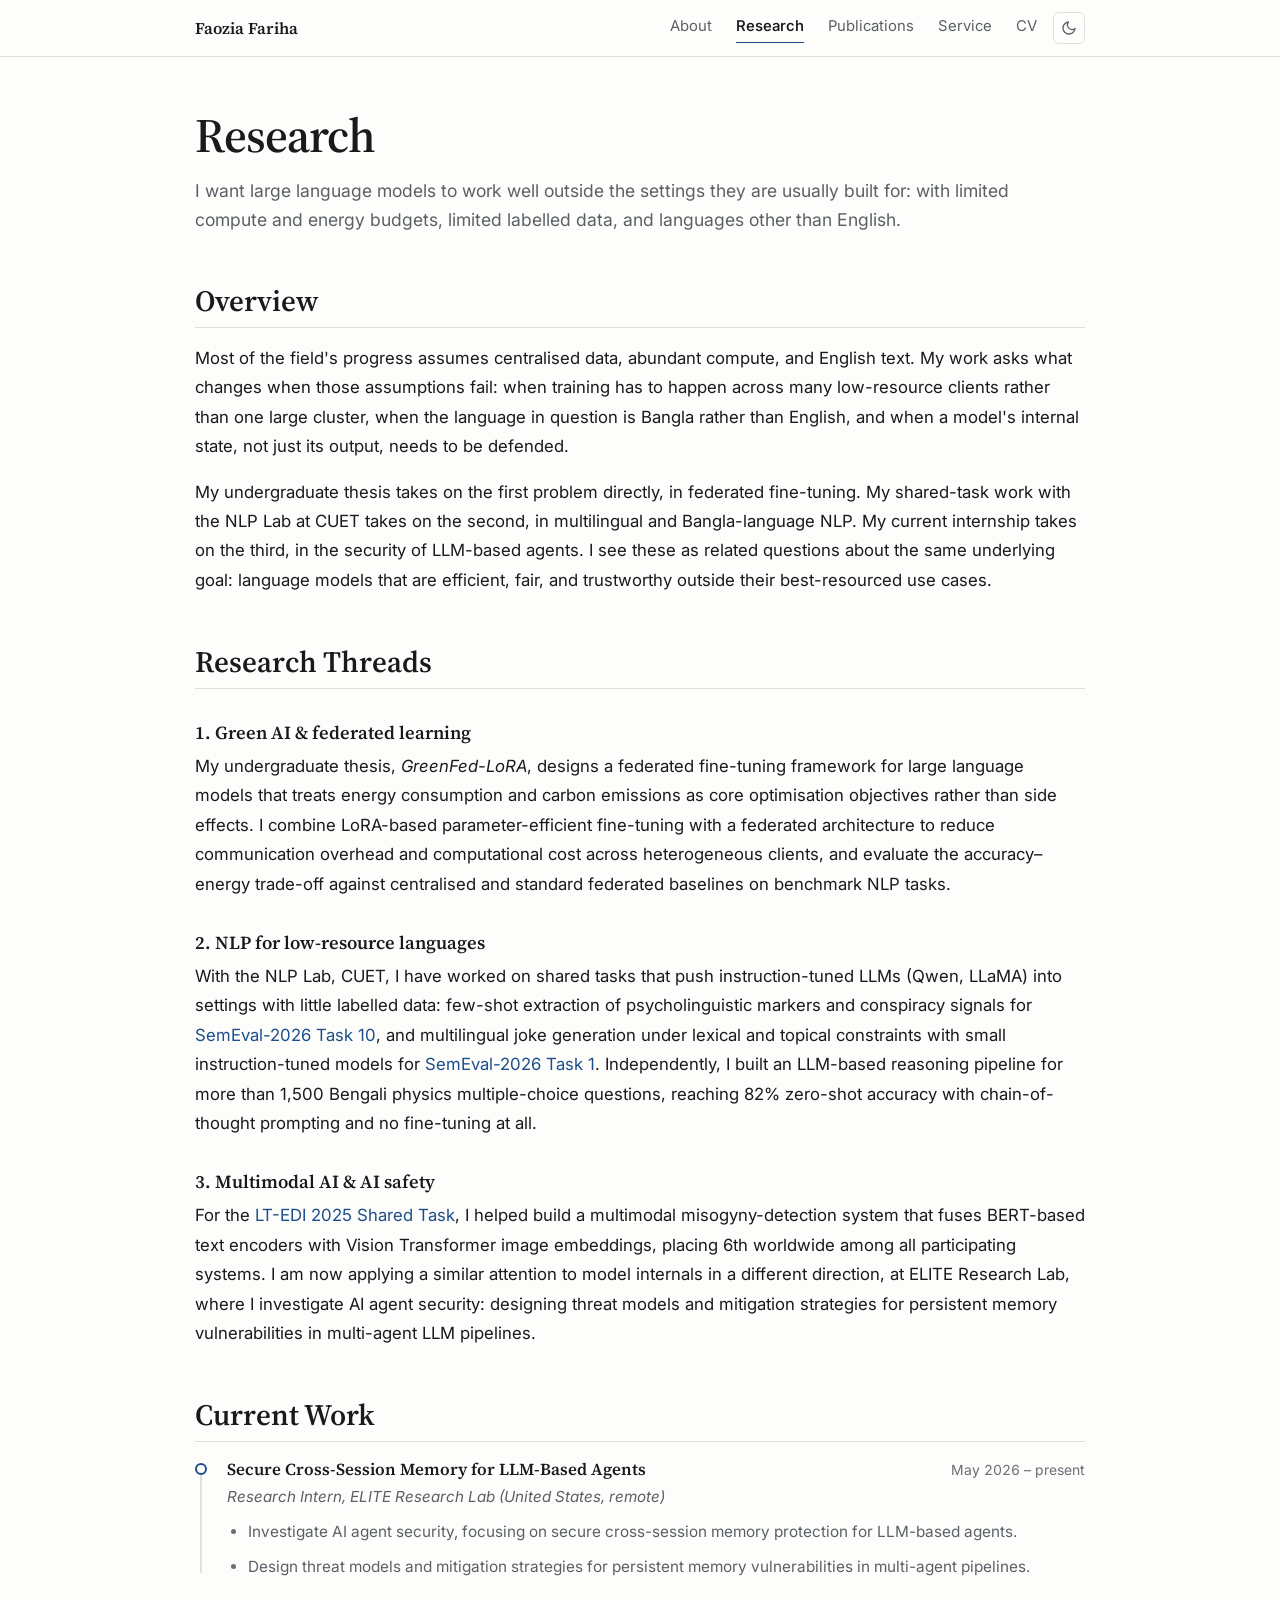
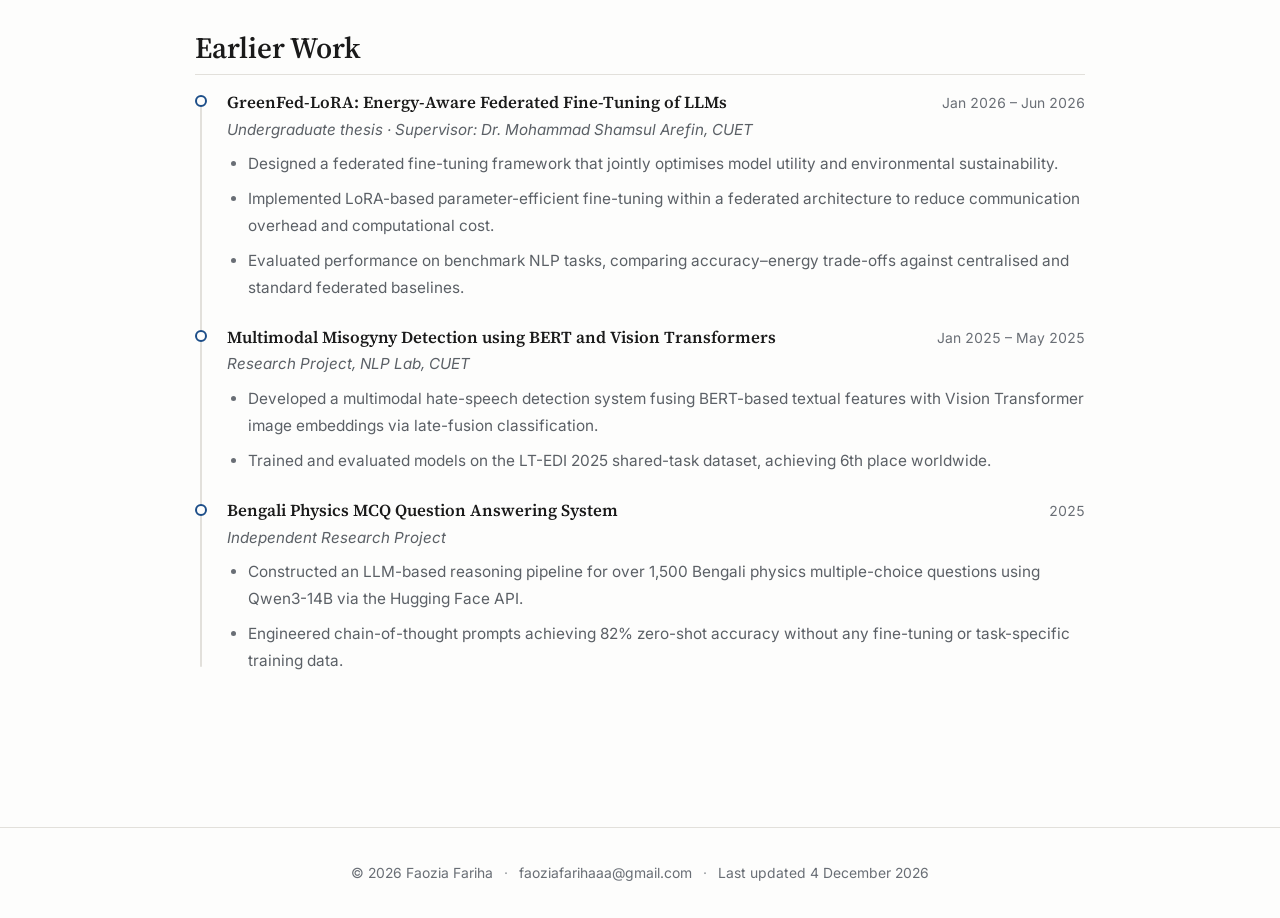
<file: research.html>
<!DOCTYPE html>
<html lang="en">
<head>
<meta charset="utf-8">
<meta name="viewport" content="width=device-width, initial-scale=1">
<title>Research &middot; Faozia Fariha</title>
<meta name="description" content="Research by Faozia Fariha on federated fine-tuning of large language models, low-resource NLP, and multimodal AI safety.">
<meta name="author" content="Faozia Fariha">
<link rel="canonical" href="https://bountyhunter12.github.io/research.html">

<meta property="og:type" content="website">
<meta property="og:title" content="Research · Faozia Fariha">
<meta property="og:description" content="Federated fine-tuning of large language models, low-resource NLP, and multimodal AI safety.">
<meta property="og:url" content="https://bountyhunter12.github.io/research.html">
<meta property="og:image" content="https://bountyhunter12.github.io/assets/img/profile.jpeg">
<meta name="twitter:card" content="summary">

<link rel="icon" href="assets/img/favicon.svg" type="image/svg+xml">
<link rel="apple-touch-icon" href="assets/img/profile.jpeg">

<!-- ===== FONTS - identical on all pages ===== -->
<link rel="preconnect" href="https://fonts.googleapis.com">
<link rel="preconnect" href="https://fonts.gstatic.com" crossorigin>
<link rel="stylesheet" href="https://fonts.googleapis.com/css2?family=Inter:wght@400;500;600&family=Source+Serif+4:ital,opsz,wght@0,8..60,400;0,8..60,600;1,8..60,400&display=swap">
<link rel="stylesheet" href="assets/css/style.css">

<!-- ===== THEME INIT - identical on all pages ===== -->
<script>
(function(){try{var t=localStorage.getItem("theme");if(t==="dark"||t==="light"){document.documentElement.setAttribute("data-theme",t);}}catch(e){}})();
</script>
</head>
<body>
<a class="skip-link" href="#main">Skip to content</a>

<!-- ===== NAV - identical on all pages ===== -->
<nav class="site-nav" aria-label="Primary">
  <div class="site-nav__inner">
    <a class="site-nav__name" href="index.html">Faozia Fariha</a>
    <div class="site-nav__links">
      <a href="index.html">About</a>
      <a href="research.html" aria-current="page">Research</a>
      <a href="publications.html">Publications</a>
      <a href="teaching.html">Service</a>
      <a href="cv.html">CV</a>
    </div>
    <button class="theme-toggle" type="button" aria-label="Switch to dark theme">
      <svg class="icon-sun" viewBox="0 0 24 24" fill="none" stroke="currentColor" stroke-width="2" stroke-linecap="round" aria-hidden="true"><circle cx="12" cy="12" r="4.2"/><path d="M12 2v2M12 20v2M4.9 4.9l1.4 1.4M17.7 17.7l1.4 1.4M2 12h2M20 12h2M4.9 19.1l1.4-1.4M17.7 6.3l1.4-1.4"/></svg>
      <svg class="icon-moon" viewBox="0 0 24 24" fill="none" stroke="currentColor" stroke-width="2" stroke-linecap="round" stroke-linejoin="round" aria-hidden="true"><path d="M21 12.8A9 9 0 1 1 11.2 3a7 7 0 0 0 9.8 9.8z"/></svg>
    </button>
  </div>
</nav>

<main id="main">
  <div class="wrap">

    <header class="page-head">
      <h1>Research</h1>
      <p class="lead">
        I want large language models to work well outside the settings they
        are usually built for: with limited compute and energy budgets,
        limited labelled data, and languages other than English.
      </p>
    </header>

    <section id="statement">
      <h2>Overview</h2>
      <p>
        Most of the field's progress assumes centralised data, abundant
        compute, and English text. My work asks what changes when those
        assumptions fail: when training has to happen across many
        low-resource clients rather than one large cluster, when the language
        in question is Bangla rather than English, and when a model's
        internal state, not just its output, needs to be defended.
      </p>
      <p>
        My undergraduate thesis takes on the first problem directly, in
        federated fine-tuning. My shared-task work with the NLP Lab at CUET
        takes on the second, in multilingual and Bangla-language NLP. My
        current internship takes on the third, in the security of LLM-based
        agents. I see these as related questions about the same underlying
        goal: language models that are efficient, fair, and trustworthy
        outside their best-resourced use cases.
      </p>
    </section>

    <section id="threads">
      <h2>Research Threads</h2>

      <h3>1. Green AI &amp; federated learning</h3>
      <p>
        My undergraduate thesis, <em>GreenFed-LoRA</em>, designs a federated
        fine-tuning framework for large language models that treats energy
        consumption and carbon emissions as core optimisation objectives
        rather than side effects. I combine LoRA-based parameter-efficient
        fine-tuning with a federated architecture to reduce communication
        overhead and computational cost across heterogeneous clients, and
        evaluate the accuracy&ndash;energy trade-off against centralised and
        standard federated baselines on benchmark NLP tasks.
      </p>

      <h3>2. NLP for low-resource languages</h3>
      <p>
        With the NLP Lab, CUET, I have worked on shared tasks that push
        instruction-tuned LLMs (Qwen, LLaMA) into settings with little
        labelled data: few-shot extraction of psycholinguistic markers and
        conspiracy signals for
        <a href="publications.html#pub-semeval10-2026">SemEval-2026 Task 10</a>,
        and multilingual joke generation under lexical and topical constraints
        with small instruction-tuned models for
        <a href="publications.html#pub-semeval1-2026">SemEval-2026 Task 1</a>.
        Independently, I built an LLM-based reasoning pipeline for more than
        1,500 Bengali physics multiple-choice questions, reaching 82% zero-shot
        accuracy with chain-of-thought prompting and no fine-tuning at all.
      </p>

      <h3>3. Multimodal AI &amp; AI safety</h3>
      <p>
        For the
        <a href="publications.html#pub-ltedi-2025">LT-EDI 2025 Shared Task</a>,
        I helped build a multimodal misogyny-detection system that fuses
        BERT-based text encoders with Vision Transformer image embeddings,
        placing 6th worldwide among all participating systems. I am now
        applying a similar attention to model internals in a different
        direction, at ELITE Research Lab, where I investigate AI agent
        security: designing threat models and mitigation strategies for
        persistent memory vulnerabilities in multi-agent LLM pipelines.
      </p>
    </section>

    <section id="projects">
      <h2>Current Work</h2>

      <div class="timeline">
      <div class="entry">
        <div class="entry__head">
          <h3 class="entry__title">Secure Cross-Session Memory for LLM-Based Agents</h3>
          <span class="entry__date">May 2026 &ndash; present</span>
        </div>
        <p class="entry__sub">Research Intern, ELITE Research Lab (United States, remote)</p>
        <ul>
          <li>Investigate AI agent security, focusing on secure cross-session memory protection for LLM-based agents.</li>
          <li>Design threat models and mitigation strategies for persistent memory vulnerabilities in multi-agent pipelines.</li>
        </ul>
      </div>
      </div>

    </section>

    <section id="past">
      <h2>Earlier Work</h2>

      <div class="timeline">
      <div class="entry">
        <div class="entry__head">
          <h3 class="entry__title">GreenFed-LoRA: Energy-Aware Federated Fine-Tuning of LLMs</h3>
          <span class="entry__date">Jan 2026 &ndash; Jun 2026</span>
        </div>
        <p class="entry__sub">Undergraduate thesis &middot; Supervisor: Dr. Mohammad Shamsul Arefin, CUET</p>
        <ul>
          <li>Designed a federated fine-tuning framework that jointly optimises model utility and environmental sustainability.</li>
          <li>Implemented LoRA-based parameter-efficient fine-tuning within a federated architecture to reduce communication overhead and computational cost.</li>
          <li>Evaluated performance on benchmark NLP tasks, comparing accuracy&ndash;energy trade-offs against centralised and standard federated baselines.</li>
        </ul>
      </div>

      <div class="entry">
        <div class="entry__head">
          <h3 class="entry__title">Multimodal Misogyny Detection using BERT and Vision Transformers</h3>
          <span class="entry__date">Jan 2025 &ndash; May 2025</span>
        </div>
        <p class="entry__sub">Research Project, NLP Lab, CUET</p>
        <ul>
          <li>Developed a multimodal hate-speech detection system fusing BERT-based textual features with Vision Transformer image embeddings via late-fusion classification.</li>
          <li>Trained and evaluated models on the LT-EDI 2025 shared-task dataset, achieving 6th place worldwide.</li>
        </ul>
      </div>

      <div class="entry">
        <div class="entry__head">
          <h3 class="entry__title">Bengali Physics MCQ Question Answering System</h3>
          <span class="entry__date">2025</span>
        </div>
        <p class="entry__sub">Independent Research Project</p>
        <ul>
          <li>Constructed an LLM-based reasoning pipeline for over 1,500 Bengali physics multiple-choice questions using Qwen3-14B via the Hugging Face API.</li>
          <li>Engineered chain-of-thought prompts achieving 82% zero-shot accuracy without any fine-tuning or task-specific training data.</li>
        </ul>
      </div>
      </div>

    </section>

  </div>
</main>

<!-- ===== FOOTER - identical on all pages ===== -->
<footer class="site-footer">
  <div class="site-footer__inner">
    <p>
      &copy; <span id="year">2026</span> Faozia Fariha
      <span class="sep" aria-hidden="true">&middot;</span>
      <a href="mailto:faoziafarihaaa@gmail.com">faoziafarihaaa@gmail.com</a>
      <span class="sep" aria-hidden="true">&middot;</span>
      <span class="nowrap">Last updated <time id="updated" datetime="2026-09-06">6 September 2026</time></span>
    </p>
  </div>
</footer>

<script src="assets/js/main.js"></script>
</body>
</html>
</file>
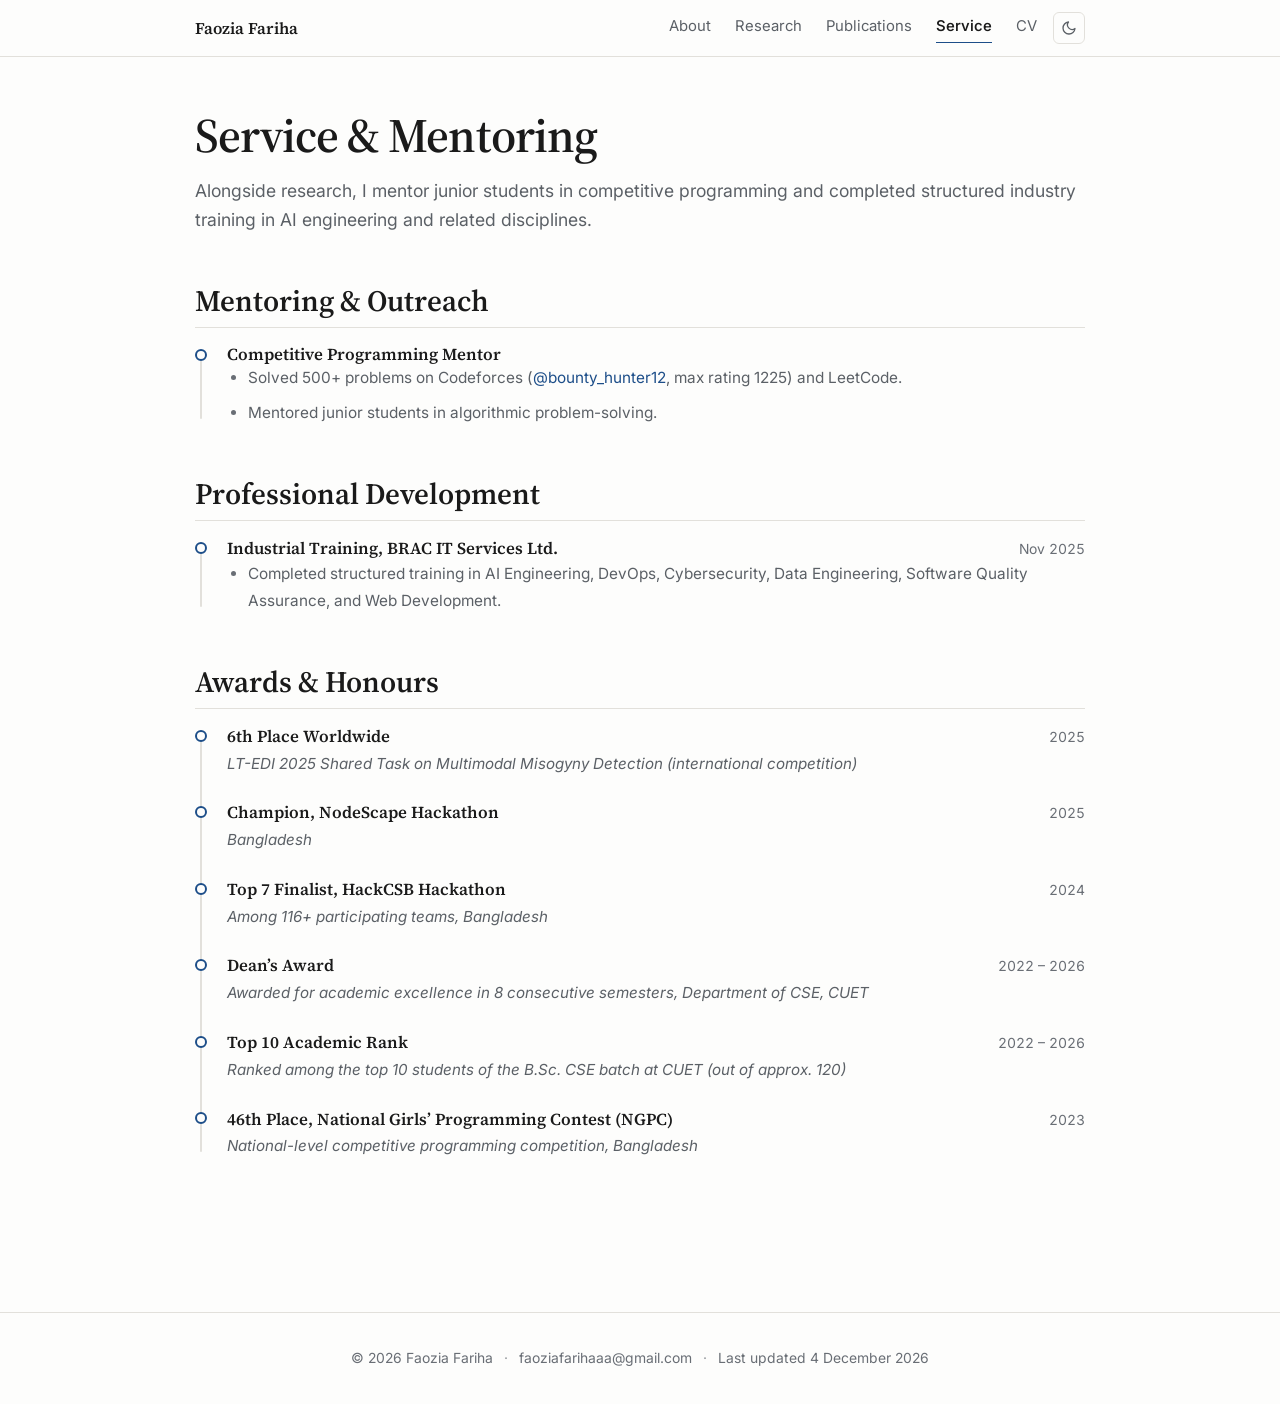
<file: teaching.html>
<!DOCTYPE html>
<html lang="en">
<head>
<meta charset="utf-8">
<meta name="viewport" content="width=device-width, initial-scale=1">
<title>Service &middot; Faozia Fariha</title>
<meta name="description" content="Mentoring, professional service, and awards for Faozia Fariha.">
<meta name="author" content="Faozia Fariha">
<link rel="canonical" href="https://bountyhunter12.github.io/teaching.html">

<meta property="og:type" content="website">
<meta property="og:title" content="Service · Faozia Fariha">
<meta property="og:description" content="Mentoring, professional service, and awards.">
<meta property="og:url" content="https://bountyhunter12.github.io/teaching.html">
<meta property="og:image" content="https://bountyhunter12.github.io/assets/img/profile.jpeg">
<meta name="twitter:card" content="summary">

<link rel="icon" href="assets/img/favicon.svg" type="image/svg+xml">
<link rel="apple-touch-icon" href="assets/img/profile.jpeg">

<!-- ===== FONTS - identical on all pages ===== -->
<link rel="preconnect" href="https://fonts.googleapis.com">
<link rel="preconnect" href="https://fonts.gstatic.com" crossorigin>
<link rel="stylesheet" href="https://fonts.googleapis.com/css2?family=Inter:wght@400;500;600&family=Source+Serif+4:ital,opsz,wght@0,8..60,400;0,8..60,600;1,8..60,400&display=swap">
<link rel="stylesheet" href="assets/css/style.css">

<!-- ===== THEME INIT - identical on all pages ===== -->
<script>
(function(){try{var t=localStorage.getItem("theme");if(t==="dark"||t==="light"){document.documentElement.setAttribute("data-theme",t);}}catch(e){}})();
</script>
</head>
<body>
<a class="skip-link" href="#main">Skip to content</a>

<!-- ===== NAV - identical on all pages ===== -->
<nav class="site-nav" aria-label="Primary">
  <div class="site-nav__inner">
    <a class="site-nav__name" href="index.html">Faozia Fariha</a>
    <div class="site-nav__links">
      <a href="index.html">About</a>
      <a href="research.html">Research</a>
      <a href="publications.html">Publications</a>
      <a href="teaching.html" aria-current="page">Service</a>
      <a href="cv.html">CV</a>
    </div>
    <button class="theme-toggle" type="button" aria-label="Switch to dark theme">
      <svg class="icon-sun" viewBox="0 0 24 24" fill="none" stroke="currentColor" stroke-width="2" stroke-linecap="round" aria-hidden="true"><circle cx="12" cy="12" r="4.2"/><path d="M12 2v2M12 20v2M4.9 4.9l1.4 1.4M17.7 17.7l1.4 1.4M2 12h2M20 12h2M4.9 19.1l1.4-1.4M17.7 6.3l1.4-1.4"/></svg>
      <svg class="icon-moon" viewBox="0 0 24 24" fill="none" stroke="currentColor" stroke-width="2" stroke-linecap="round" stroke-linejoin="round" aria-hidden="true"><path d="M21 12.8A9 9 0 1 1 11.2 3a7 7 0 0 0 9.8 9.8z"/></svg>
    </button>
  </div>
</nav>

<main id="main">
  <div class="wrap">

    <header class="page-head">
      <h1>Service &amp; Mentoring</h1>
      <p class="lead">
        Alongside research, I mentor junior students in competitive
        programming and completed structured industry training in AI
        engineering and related disciplines.
      </p>
    </header>

    <section id="mentoring">
      <h2>Mentoring &amp; Outreach</h2>

      <div class="timeline">
      <div class="entry">
        <div class="entry__head">
          <h3 class="entry__title">Competitive Programming Mentor</h3>
        </div>
        <ul>
          <li>Solved 500+ problems on Codeforces (<a href="https://codeforces.com/profile/bounty_hunter12" target="_blank" rel="noopener">@bounty_hunter12</a>, max rating 1225) and LeetCode.</li>
          <li>Mentored junior students in algorithmic problem-solving.</li>
        </ul>
      </div>
      </div>

    </section>

    <section id="training">
      <h2>Professional Development</h2>

      <div class="timeline">
      <div class="entry">
        <div class="entry__head">
          <h3 class="entry__title">Industrial Training, BRAC IT Services Ltd.</h3>
          <span class="entry__date">Nov 2025</span>
        </div>
        <ul>
          <li>Completed structured training in AI Engineering, DevOps, Cybersecurity, Data Engineering, Software Quality Assurance, and Web Development.</li>
        </ul>
      </div>
      </div>

    </section>

    <section id="recognition">
      <h2>Awards &amp; Honours</h2>
      <div class="timeline">
      <div class="entry">
        <div class="entry__head">
          <h3 class="entry__title">6th Place Worldwide</h3>
          <span class="entry__date">2025</span>
        </div>
        <p class="entry__sub">LT-EDI 2025 Shared Task on Multimodal Misogyny Detection (international competition)</p>
      </div>
      <div class="entry">
        <div class="entry__head">
          <h3 class="entry__title">Champion, NodeScape Hackathon</h3>
          <span class="entry__date">2025</span>
        </div>
        <p class="entry__sub">Bangladesh</p>
      </div>
      <div class="entry">
        <div class="entry__head">
          <h3 class="entry__title">Top 7 Finalist, HackCSB Hackathon</h3>
          <span class="entry__date">2024</span>
        </div>
        <p class="entry__sub">Among 116+ participating teams, Bangladesh</p>
      </div>
      <div class="entry">
        <div class="entry__head">
          <h3 class="entry__title">Dean&rsquo;s Award</h3>
          <span class="entry__date">2022 &ndash; 2026</span>
        </div>
        <p class="entry__sub">Awarded for academic excellence in 8 consecutive semesters, Department of CSE, CUET</p>
      </div>
      <div class="entry">
        <div class="entry__head">
          <h3 class="entry__title">Top 10 Academic Rank</h3>
          <span class="entry__date">2022 &ndash; 2026</span>
        </div>
        <p class="entry__sub">Ranked among the top 10 students of the B.Sc. CSE batch at CUET (out of approx. 120)</p>
      </div>
      <div class="entry">
        <div class="entry__head">
          <h3 class="entry__title">46th Place, National Girls&rsquo; Programming Contest (NGPC)</h3>
          <span class="entry__date">2023</span>
        </div>
        <p class="entry__sub">National-level competitive programming competition, Bangladesh</p>
      </div>
      </div>
    </section>

  </div>
</main>

<!-- ===== FOOTER - identical on all pages ===== -->
<footer class="site-footer">
  <div class="site-footer__inner">
    <p>
      &copy; <span id="year">2026</span> Faozia Fariha
      <span class="sep" aria-hidden="true">&middot;</span>
      <a href="mailto:faoziafarihaaa@gmail.com">faoziafarihaaa@gmail.com</a>
      <span class="sep" aria-hidden="true">&middot;</span>
      <span class="nowrap">Last updated <time id="updated" datetime="2026-09-06">6 September 2026</time></span>
    </p>
  </div>
</footer>

<script src="assets/js/main.js"></script>
</body>
</html>
</file>
<file: assets/css/style.css>
/* ==========================================================================
   Faozia Fariha - academic site
   Single stylesheet. No frameworks, no build step.
   Sections: 1 tokens | 2 reset | 3 typography | 4 layout | 5 nav | 6 hero
             7 components | 8 footer | 9 responsive | 10 print
   ========================================================================== */

/* ---------- 1. Design tokens ---------- */
:root {
  --bg:            #fdfdfc;
  --bg-surface:    #f5f4f1;
  --text:          #1a1a1a;
  --text-muted:    #5b6066;
  --text-faint:    #696e75;   /* 4.5:1 on --bg; do not lighten past this */
  --border:        #e2e0db;
  --border-strong: #cfccc5;
  --accent:        #1d4e89;
  --accent-hover:  #143761;
  --accent-soft:   #eaf0f8;
  --warn:          #a1442a;   /* pitfall callouts; 6:1 on --bg */
  --selection:     #d8e4f2;

  --font-serif: "Source Serif 4", Charter, Georgia, "Times New Roman", serif;
  --font-sans:  Inter, -apple-system, BlinkMacSystemFont, "Segoe UI", Roboto, Helvetica, Arial, sans-serif;
  --font-mono:  ui-monospace, SFMono-Regular, Menlo, Consolas, monospace;

  /* One column width for nav, hero, content, and footer, so the page keeps a
     single left edge. Splitting these produced a visible step mid-page.
     930 - 2x20 gutters = 890px of content. */
  --measure: 930px;
  --gutter:  20px;

  --space-1: .25rem; --space-2: .5rem;  --space-3: .75rem; --space-4: 1rem;
  --space-5: 1.5rem; --space-6: 2rem;   --space-7: 3rem;   --space-8: 4.5rem;

  --radius:    6px;
  --radius-lg: 10px;
}

/* Dark palette applies for the explicit toggle AND for system dark when the
   user has not explicitly chosen light. Both blocks are required. */
@media (prefers-color-scheme: dark) {
  :root:not([data-theme="light"]) {
    --bg:            #14161a;
    --bg-surface:    #1b1e24;
    --text:          #e7e5e2;
    --text-muted:    #a8adb4;
    --text-faint:    #8b919a;
    --border:        #31353d;
    --border-strong: #3a3f48;
    --accent:        #8fb8e8;
    --accent-hover:  #b0cef1;
    --accent-soft:   #1e2a3a;
    --warn:          #e0916f;
    --selection:     #2b3d55;
  }
}
:root[data-theme="dark"] {
  --bg:            #14161a;
  --bg-surface:    #1b1e24;
  --text:          #e7e5e2;
  --text-muted:    #a8adb4;
  --text-faint:    #8b919a;
  --border:        #31353d;
  --border-strong: #3a3f48;
  --accent:        #8fb8e8;
  --accent-hover:  #b0cef1;
  --accent-soft:   #1e2a3a;
  --warn:          #e0916f;
  --selection:     #2b3d55;
}

/* ---------- 2. Reset ---------- */
*, *::before, *::after { box-sizing: border-box; }
html { -webkit-text-size-adjust: 100%; scroll-behavior: smooth; scroll-padding-top: 5rem; }
@media (prefers-reduced-motion: reduce) {
  html { scroll-behavior: auto; }
  *, *::before, *::after { animation-duration: .01ms !important; transition-duration: .01ms !important; }
}
body {
  margin: 0;
  background: var(--bg);
  color: var(--text);
  font-family: var(--font-sans);
  font-size: 1.05rem;
  line-height: 1.75;
  -webkit-font-smoothing: antialiased;
  text-rendering: optimizeLegibility;
  /* Push the footer to the bottom of the viewport when content is short. */
  min-height: 100vh;
  min-height: 100dvh;
  display: flex;
  flex-direction: column;
  /* DOIs and URLs are single unbreakable tokens; without this they overflow
     the viewport on a 320px phone. */
  overflow-wrap: break-word;
}
::selection { background: var(--selection); }
img { max-width: 100%; height: auto; display: block; }

/* ---------- 3. Typography ---------- */
h1, h2, h3, h4 {
  font-family: var(--font-serif); font-weight: 600; line-height: 1.25;
  color: var(--text); margin: 0;
}
h1 { font-size: 3rem; letter-spacing: -.02em; }
h2 {
  font-size: 1.85rem; margin-top: var(--space-7); margin-bottom: var(--space-4);
  padding-bottom: var(--space-2); border-bottom: 1px solid var(--border);
}
h3 { font-size: 1.15rem; margin-top: var(--space-6); margin-bottom: var(--space-2); }
h4 { font-size: 1rem; margin-bottom: var(--space-1); }
p  { margin: 0 0 var(--space-4); }
a  {
  color: var(--accent); text-decoration: none;
  border-bottom: 1px solid transparent; transition: color .15s, border-color .15s;
}
a:hover { color: var(--accent-hover); border-bottom-color: currentColor; }
a:focus-visible, button:focus-visible, summary:focus-visible {
  outline: 2px solid var(--accent); outline-offset: 3px; border-radius: 2px;
}
strong { font-weight: 650; color: var(--text); }
ul, ol { margin: 0 0 var(--space-4); padding-left: 1.3rem; }
li { margin-bottom: var(--space-2); }
li::marker { color: var(--text-faint); }
code {
  font-family: var(--font-mono); font-size: .875em; background: var(--bg-surface);
  padding: .12em .35em; border-radius: 3px; border: 1px solid var(--border);
}
hr { border: 0; border-top: 1px solid var(--border); margin: var(--space-7) 0; }

blockquote {
  margin: var(--space-5) 0; padding-left: var(--space-5);
  border-left: 2px solid var(--border-strong);
  color: var(--text-muted); font-style: italic;
}
blockquote p:last-child { margin-bottom: 0; }
pre {
  margin: 0 0 var(--space-4); padding: var(--space-4);
  background: var(--bg-surface); border: 1px solid var(--border);
  border-radius: var(--radius); font-family: var(--font-mono);
  font-size: .82rem; line-height: 1.6; overflow-x: auto;
}
pre code { background: none; border: 0; padding: 0; font-size: inherit; }
figure { margin: var(--space-6) 0; }
figcaption {
  font-size: .87rem; color: var(--text-faint);
  margin-top: var(--space-3); text-align: center;
}

.muted { color: var(--text-muted); }
.faint { color: var(--text-faint); font-size: .9rem; }
.nowrap { white-space: nowrap; }
.lead  { font-size: 1.1rem; line-height: 1.62; color: var(--text-muted); }
.visually-hidden {
  position: absolute; width: 1px; height: 1px; padding: 0; margin: -1px;
  overflow: hidden; clip: rect(0 0 0 0); white-space: nowrap; border: 0;
}

/* ---------- 4. Layout ---------- */
.skip-link {
  position: absolute; left: var(--space-4); top: -100px; z-index: 100;
  background: var(--accent); color: #fdfdfc; padding: var(--space-2) var(--space-4);
  border-radius: var(--radius); transition: top .15s;
}
.skip-link:focus { top: var(--space-4); }
/* --accent is light in dark mode, so the label flips to dark ink. */
:root[data-theme="dark"] .skip-link { color: #14161a; }
@media (prefers-color-scheme: dark) {
  :root:not([data-theme="light"]) .skip-link { color: #14161a; }
}

.wrap { max-width: var(--measure); margin: 0 auto; padding: 0 var(--gutter); }
main       { padding-bottom: var(--space-8); flex: 1 0 auto; }
[id]       { scroll-margin-top: 5rem; }   /* clear the sticky nav on jumps */
.page-head { padding-top: var(--space-7); }
.page-head h1 { margin-bottom: var(--space-3); }

/* ---------- 5. Navigation ---------- */
.site-nav {
  position: sticky; top: 0; z-index: 50;
  background: var(--bg);
  border-bottom: 1px solid var(--border);
}
@supports (backdrop-filter: blur(10px)) {
  .site-nav {
    background: color-mix(in srgb, var(--bg) 86%, transparent);
    backdrop-filter: saturate(180%) blur(10px);
    -webkit-backdrop-filter: saturate(180%) blur(10px);
  }
}
.site-nav__inner {
  max-width: var(--measure); margin: 0 auto; padding: var(--space-3) var(--gutter);
  display: flex; align-items: center; justify-content: space-between; gap: var(--space-4);
}
.site-nav__name {
  font-family: var(--font-serif); font-weight: 600; font-size: 1.02rem;
  color: var(--text); border-bottom: 0; white-space: nowrap;
}
.site-nav__name:hover { color: var(--accent); border-bottom: 0; }
.site-nav__links {
  display: flex; align-items: center; gap: var(--space-5);
  flex-wrap: wrap; margin-left: auto;
}
.site-nav__links a {
  font-size: .93rem; color: var(--text-muted);
  border-bottom: 1.5px solid transparent; padding-bottom: 2px;
}
.site-nav__links a:hover { color: var(--text); border-bottom-color: var(--border-strong); }
.site-nav__links a[aria-current="page"] {
  color: var(--text); font-weight: 550; border-bottom-color: var(--accent);
}

.theme-toggle {
  display: inline-flex; align-items: center; justify-content: center;
  width: 32px; height: 32px; padding: 0; flex: none;
  background: transparent; border: 1px solid var(--border); border-radius: var(--radius);
  color: var(--text-muted); cursor: pointer;
  transition: color .15s, border-color .15s, background .15s;
}
.theme-toggle:hover { color: var(--text); border-color: var(--border-strong); background: var(--bg-surface); }
.theme-toggle svg { width: 16px; height: 16px; }
/* The icon names the theme the button switches TO, matching its aria-label. */
.theme-toggle .icon-sun { display: none; }
:root[data-theme="dark"] .theme-toggle .icon-sun  { display: block; }
:root[data-theme="dark"] .theme-toggle .icon-moon { display: none; }
@media (prefers-color-scheme: dark) {
  :root:not([data-theme="light"]) .theme-toggle .icon-sun  { display: block; }
  :root:not([data-theme="light"]) .theme-toggle .icon-moon { display: none; }
}

/* ---------- 6. Hero (homepage) ---------- */
/* The horizontal padding must use --gutter: .hero is declared after .wrap, so
   a `padding: x y z` shorthand here overrides .wrap's gutters entirely. */
.hero {
  display: grid; grid-template-columns: 200px 1fr; gap: var(--space-7);
  align-items: start; padding: var(--space-8) var(--gutter) var(--space-6);
}
.hero__photo {
  width: 200px; height: 200px; border-radius: var(--radius-lg);
  object-fit: cover; border: 1px solid var(--border); background: var(--bg-surface);
}
/* Optical alignment with the photo. The h1's box top already sits level with
   the image, but the cap height of the first letter lands 0.3125em lower:
   half-leading, plus the gap between the font's ascender and its cap height.
   Measured on Source Serif 4 (ascender 50, cap 32 at 48px, line-height 1.25).
   Expressed in em so it stays correct at every heading size. */
.hero__name { font-size: 3rem; margin-top: -.3125em; margin-bottom: var(--space-3); }
.hero__role { font-size: 1.08rem; color: var(--text-muted); margin-bottom: var(--space-4); }
.hero__role a { color: var(--text-muted); border-bottom: 1px solid var(--border-strong); }
.hero__role a:hover { color: var(--accent); }
.hero__tagline {
  font-family: var(--font-serif); font-size: 1.2rem; font-style: italic;
  line-height: 1.6; color: var(--text); margin: 0 0 var(--space-5);
  padding-left: var(--space-4); border-left: 2px solid var(--accent);
}

/* Contact / social row */
.contact-row { display: flex; flex-wrap: wrap; gap: var(--space-2) var(--space-4); align-items: center; }
.contact-row a {
  display: inline-flex; align-items: center; gap: .4rem;
  font-size: .92rem; color: var(--text-muted); border-bottom: 1px solid transparent;
}
.contact-row a:hover { color: var(--accent); border-bottom-color: currentColor; }
.contact-row svg { width: 15px; height: 15px; flex: none; }

/* ---------- 7. Components ---------- */

/* Research interest blocks */
.interest { margin-bottom: var(--space-5); }
.interest h3 {
  margin-top: 0; margin-bottom: var(--space-1); font-family: var(--font-sans);
  font-size: 1.08rem; font-weight: 650; letter-spacing: .01em;
}
.interest p { margin: 0; color: var(--text-muted); font-size: .97rem; }

/* News list */
.news { list-style: none; padding: 0; margin: 0; }
.news li {
  display: grid; grid-template-columns: 6.5rem 1fr; gap: var(--space-4);
  padding: var(--space-3) 0; border-bottom: 1px solid var(--border); margin: 0;
}
.news li:last-child { border-bottom: 0; }
/* .news li sets display:grid, which would otherwise beat the [hidden] default. */
.news li[hidden] { display: none; }
.news-toggle {
  display: inline-flex; align-items: center; gap: .35rem;
  margin-top: var(--space-4);
  font-family: var(--font-sans); font-size: .84rem; line-height: 1.5;
  padding: .3rem .7rem; border-radius: var(--radius);
  border: 1px solid var(--border-strong); color: var(--text-muted);
  background: transparent; cursor: pointer;
}
.news-toggle:hover { color: var(--accent); border-color: var(--accent); background: var(--accent-soft); }
.news-toggle::after {
  content: ""; width: 7px; height: 7px;
  border-right: 1.5px solid currentColor; border-bottom: 1.5px solid currentColor;
  transform: translateY(-2px) rotate(45deg); transition: transform .15s;
}
.news-toggle[aria-expanded="true"]::after { transform: translateY(1px) rotate(-135deg); }
.news time {
  color: var(--text-faint); font-size: .87rem;
  font-variant-numeric: tabular-nums; padding-top: .15rem;
}
.news p { margin: 0; font-size: .97rem; }

/* Publication entries */
.pub { padding: var(--space-5) 0; border-bottom: 1px solid var(--border); }
.pub:last-of-type { border-bottom: 0; }
.pub__title {
  font-family: var(--font-serif); font-size: 1.06rem; font-weight: 600;
  line-height: 1.4; margin: 0 0 var(--space-2);
}
.pub__authors { font-size: .94rem; color: var(--text-muted); margin: 0 0 var(--space-1); }
.pub__authors .me { color: var(--text); font-weight: 650; }
.pub__venue { font-size: .94rem; color: var(--text-muted); font-style: italic; margin: 0 0 var(--space-3); }
/* DOI and BibTeX sit on one action row. When the BibTeX panel opens it takes
   the full width so the code block is not squeezed into a chip-sized column. */
.pub__actions {
  display: flex; flex-wrap: wrap; align-items: flex-start;
  gap: var(--space-3); margin-top: var(--space-3);
}
.pub__actions .bibtex { margin: 0; display: flex; flex-direction: column; align-items: flex-start; }
.pub__actions .bibtex[open] { flex: 1 1 100%; }
.pub__actions .bibtex[open] summary::before { content: none; }

.tag {
  display: inline-block; font-size: .72rem; font-weight: 600; letter-spacing: .06em;
  text-transform: uppercase; padding: .18rem .5rem; border-radius: 3px;
  background: var(--accent-soft); color: var(--accent); border: 1px solid transparent;
  margin-bottom: var(--space-2);
}
.tag--muted { background: var(--bg-surface); color: var(--text-muted); border-color: var(--border); }

.btn-link, .bibtex summary {
  display: inline-flex; align-items: center; gap: .3rem;
  font-family: var(--font-sans); font-size: .92rem; line-height: 1.5;
  padding: 0; border: 0; border-bottom: 1px solid transparent;
  color: var(--accent); background: none; cursor: pointer; white-space: nowrap;
}
.btn-link:hover, .bibtex summary:hover {
  color: var(--accent-hover); border-bottom-color: currentColor;
}
/* Separates the run without needing markup between the link and the details. */
.pub__actions .bibtex summary::before {
  content: "\0000B7"; margin-right: .7rem; color: var(--text-faint);
  border-bottom: 0; cursor: default;
}

/* BibTeX disclosure */
.bibtex { margin-top: var(--space-3); }
.bibtex summary { list-style: none; user-select: none; }
.bibtex summary::-webkit-details-marker { display: none; }
/* Chevron that rotates when the panel opens. */
.bibtex summary::after {
  content: ""; width: 7px; height: 7px; margin-left: .1rem;
  border-right: 1.5px solid currentColor; border-bottom: 1.5px solid currentColor;
  transform: translateY(-2px) rotate(45deg); transition: transform .15s;
}
.bibtex[open] summary::after { transform: translateY(1px) rotate(-135deg); }
.bibtex[open] summary { margin-bottom: var(--space-3); }
.bibtex__panel { position: relative; }
.bibtex__copy {
  position: absolute; top: var(--space-2); right: var(--space-2);
  font-family: var(--font-sans); font-size: .74rem; line-height: 1;
  padding: .3rem .5rem; border-radius: 4px; cursor: pointer;
  border: 1px solid var(--border-strong); background: var(--bg); color: var(--text-muted);
}
.bibtex__copy:hover { color: var(--accent); border-color: var(--accent); }
.bibtex pre {
  margin: 0; padding: var(--space-4) var(--space-6) var(--space-4) var(--space-4);
  background: var(--bg-surface);
  border: 1px solid var(--border); border-radius: var(--radius);
  font-family: var(--font-mono); font-size: .78rem; line-height: 1.55;
  overflow-x: auto; color: var(--text-muted);
}

/* CV / timeline entries */
.entry { margin-bottom: var(--space-5); }
.entry__head {
  display: flex; justify-content: space-between; align-items: baseline;
  gap: var(--space-4); flex-wrap: wrap;
}
.entry__title { font-family: var(--font-serif); font-size: 1.05rem; font-weight: 600; margin: 0; }
.entry__date {
  font-size: .87rem; color: var(--text-faint); font-variant-numeric: tabular-nums;
  white-space: nowrap; flex: none;
}
.entry__sub { font-size: .95rem; color: var(--text-muted); font-style: italic; margin: .1rem 0 var(--space-2); }
.entry ul { margin-bottom: 0; }
.entry ul li { font-size: .96rem; color: var(--text-muted); }

/* Vertical timeline: a rail with one node per entry. Used for education,
   appointments, projects, and supervision. */
.timeline { position: relative; padding-left: 2rem; }
.timeline::before {
  content: ""; position: absolute; left: 5px; top: .35rem; bottom: .5rem;
  width: 2px; background: var(--border); border-radius: 1px;
}
.timeline .entry { position: relative; }
.timeline .entry:last-child { margin-bottom: 0; }
.timeline .entry::before {
  content: ""; position: absolute; left: -2rem; top: .3rem;
  width: 12px; height: 12px; border-radius: 50%;
  background: var(--bg); border: 2px solid var(--accent);
}

/* Definition-style rows (skills, languages) */
.rows { display: grid; gap: var(--space-3); margin: 0; }
.row { display: grid; grid-template-columns: 11rem 1fr; gap: var(--space-4); align-items: baseline; }
.row dt { font-weight: 600; font-size: .93rem; }
.row dd { margin: 0; color: var(--text-muted); font-size: .96rem; }

/* Callout / download */
.callout {
  display: flex; align-items: center; justify-content: space-between; gap: var(--space-4);
  flex-wrap: wrap; padding: var(--space-4) var(--space-5);
  background: var(--bg-surface); border: 1px solid var(--border); border-radius: var(--radius-lg);
  margin-bottom: var(--space-6);
}
.callout p { margin: 0; font-size: .95rem; color: var(--text-muted); }
.btn {
  display: inline-flex; align-items: center; gap: .45rem; flex: none;
  background: var(--accent); color: #fdfdfc; font-size: .92rem; font-weight: 550;
  padding: .5rem 1rem; border-radius: var(--radius); border: 1px solid var(--accent);
}
.btn:hover {
  background: var(--accent-hover); border-color: var(--accent-hover);
  color: #fdfdfc; border-bottom-color: var(--accent-hover);
}
:root[data-theme="dark"] .btn, :root[data-theme="dark"] .btn:hover { color: #14161a; }
@media (prefers-color-scheme: dark) {
  :root:not([data-theme="light"]) .btn,
  :root:not([data-theme="light"]) .btn:hover { color: #14161a; }
}
.btn svg { width: 15px; height: 15px; }

.section-more { margin-top: var(--space-5); font-size: .93rem; }

/* ---------- 7b. Notes and long-form posts ---------- */

/* Index listing */
.note-list { list-style: none; padding: 0; margin: 0; }
.note-card {
  display: grid; grid-template-columns: 104px 1fr; gap: var(--space-5);
  align-items: start; padding: var(--space-5) 0;
  border-bottom: 1px solid var(--border); margin: 0;
}
.note-card:last-child { border-bottom: 0; }
.note-card__thumb {
  width: 104px; height: 104px; border-radius: var(--radius);
  border: 1px solid var(--border); background: var(--bg-surface);
}
.note-card__title {
  font-family: var(--font-serif); font-size: 1.14rem; font-weight: 600;
  line-height: 1.35; margin: 0 0 var(--space-1);
}
.note-card__title a { color: var(--text); }
.note-card__title a:hover { color: var(--accent); }
.note-card__meta {
  font-size: .85rem; color: var(--text-faint);
  font-variant-numeric: tabular-nums; margin: 0 0 var(--space-2);
}
.note-card p { margin: 0; font-size: .97rem; color: var(--text-muted); }

/* Post header and hero figure */
.post-head { padding-top: var(--space-7); margin-bottom: var(--space-5); }
.post-head h1 { font-size: 2.6rem; line-height: 1.2; margin-bottom: var(--space-3); }
.post-meta {
  font-size: .88rem; color: var(--text-faint);
  font-variant-numeric: tabular-nums; margin: 0;
}
.hero-figure {
  display: block; width: 100%; height: auto;
  border: 1px solid var(--border); border-radius: var(--radius-lg);
  margin-bottom: var(--space-6); background: var(--bg-surface);
}
.phd-callout {
  margin-top: 1.25rem;
  padding: 0.85rem 1.1rem;
  border-left: 4px solid var(--accent);
  border-radius: 6px;
  background: color-mix(in srgb, var(--accent) 10%, transparent);
  animation: phd-pulse 2.2s ease-in-out infinite;
}

@keyframes phd-pulse {
  0%, 100% { opacity: 1; }
  50% { opacity: 0.65; }
}

@media (prefers-reduced-motion: reduce) {
  .phd-callout { animation: none; }
}
/* Numbered pipeline stages. Plain HTML rather than SVG so the text stays
   selectable, translatable, and legible at every width. */
.stages { list-style: none; padding: 0; margin: 0 0 var(--space-6); counter-reset: stage; }
.stage {
  display: grid; grid-template-columns: 2.1rem 1fr; gap: var(--space-4);
  padding: var(--space-5) 0; border-bottom: 1px solid var(--border);
  margin: 0; counter-increment: stage;
}
.stage:last-child { border-bottom: 0; }
.stage::before {
  content: counter(stage);
  font-family: var(--font-serif); font-size: 1.25rem; font-weight: 600;
  color: var(--accent); line-height: 1.3;
}
.stage h3 { margin: 0 0 var(--space-2); font-size: 1.06rem; }
.stage p { margin: 0 0 var(--space-3); font-size: .98rem; }
.stage p:last-child { margin-bottom: 0; }
.stage__mistake {
  border-left: 2px solid var(--warn); padding-left: var(--space-4);
  color: var(--text-muted);
}
.stage__mistake strong { color: var(--warn); }

/* Standalone pitfall callout */
.pitfall {
  background: var(--bg-surface);
  border: 1px solid var(--border); border-left: 3px solid var(--warn);
  border-radius: var(--radius); padding: var(--space-4) var(--space-5);
  margin: var(--space-5) 0;
}
.pitfall h4 {
  font-family: var(--font-sans); font-size: .76rem; font-weight: 650;
  letter-spacing: .07em; text-transform: uppercase;
  color: var(--warn); margin: 0 0 var(--space-2);
}
.pitfall p { margin: 0 0 var(--space-3); font-size: .97rem; }
.pitfall p:last-child { margin-bottom: 0; }

/* Closing checklist */
.checklist { list-style: none; padding: 0; margin: 0 0 var(--space-4); }
.checklist li {
  position: relative; padding-left: 1.75rem;
  margin-bottom: var(--space-3); font-size: .98rem;
}
.checklist li::before {
  content: ""; position: absolute; left: 0; top: .5em;
  width: 9px; height: 9px; border-radius: 2px;
  border: 1.5px solid var(--accent);
}

/* ---------- 7c. Back to top ---------- */
/* Injected by main.js, so it needs no markup on any page. */
.to-top {
  position: fixed;
  right: clamp(16px, 3vw, 32px);
  bottom: clamp(16px, 3vw, 32px);
  z-index: 60;
  width: 44px; height: 44px; padding: 0;
  display: inline-flex; align-items: center; justify-content: center;
  border-radius: 50%;
  border: 1px solid var(--border-strong);
  background: var(--bg-surface);
  color: var(--text-muted);
  cursor: pointer;

  /* Hidden until the reader has scrolled. visibility keeps it out of the tab
     order while hidden; opacity and transform do the actual animation. */
  opacity: 0;
  visibility: hidden;
  transform: translateY(12px) scale(.9);
  transition: opacity .28s ease,
              transform .28s cubic-bezier(.22, .9, .3, 1),
              visibility .28s,
              background .18s ease,
              border-color .18s ease;
}
.to-top.is-visible { opacity: 1; visibility: visible; transform: none; }
.to-top:hover { color: var(--accent); border-color: var(--accent); }
.to-top svg { width: 19px; height: 19px; display: block; }

@media (prefers-reduced-motion: reduce) {
  .to-top { transition: opacity .01ms, visibility .01ms; transform: none; }
}

/* ---------- 8. Footer ---------- */
.site-footer {
  border-top: 1px solid var(--border); padding: var(--space-6) 0;
  margin-top: var(--space-8); color: var(--text-faint); font-size: .87rem;
  flex-shrink: 0;
}
.site-footer__inner {
  max-width: var(--measure); margin: 0 auto; padding: 0 var(--gutter);
  text-align: center;
}
.site-footer p { margin: 0; line-height: 1.9; }
.site-footer .sep { margin: 0 .45rem; color: var(--text-faint); opacity: .7; }
.site-footer a { color: var(--text-faint); }
.site-footer a:hover { color: var(--accent); }

/* ---------- 9. Responsive ---------- */

/* Below this width the name and five links no longer fit on one line, so the
   nav becomes two tidy rows instead of wrapping raggedly. */
@media (max-width: 780px) {
  .site-nav__inner { flex-wrap: wrap; padding: var(--space-2) var(--gutter); }
  .site-nav__name { order: 1; font-size: .98rem; }
  .theme-toggle   { order: 2; margin-left: auto; }
  .site-nav__links {
    order: 3; flex-basis: 100%; margin-left: 0;
    justify-content: space-between; gap: var(--space-2); flex-wrap: nowrap;
  }
  /* Vertical padding brings each link to a ~44px touch target. */
  .site-nav__links a { font-size: .85rem; padding: .7rem 0; }
  [id] { scroll-margin-top: 6.5rem; }
}

@media (max-width: 980px) {
  h1, .hero__name { font-size: 2.5rem; }
  .post-head h1 { font-size: 2.2rem; }
  h2 { font-size: 1.6rem; }
}

@media (max-width: 700px) {
  body { font-size: 1rem; }
  h1, .hero__name { font-size: 1.95rem; }
  .post-head h1 { font-size: 1.75rem; }
  h2 { font-size: 1.35rem; margin-top: var(--space-7); }
  /* Gutters must change at the same breakpoint for nav, content, and
     footer, or the page gains a step in its left edge. */
  :root { --gutter: 16px; }
  .hero { grid-template-columns: 1fr; gap: var(--space-5); padding: var(--space-6) var(--gutter) var(--space-5); }
  .hero__photo { width: 140px; height: 140px; }
  .hero__name { margin-top: 0; }
  .news li { grid-template-columns: 1fr; gap: var(--space-1); }
  .row { grid-template-columns: 1fr; gap: var(--space-1); }
  .callout { flex-direction: column; align-items: flex-start; }
  .note-card { grid-template-columns: 1fr; gap: var(--space-3); }
  .note-card__thumb { width: 84px; height: 84px; }
  .post-head h1 { font-size: 1.65rem; }
  .stage { grid-template-columns: 1.6rem 1fr; gap: var(--space-3); }
  .timeline { padding-left: 1.5rem; }
  .timeline .entry::before { left: -1.5rem; }
}
@media (max-width: 430px) {
  .site-nav__name { font-size: .93rem; }
  .site-nav__links { gap: var(--space-1); }
  .site-nav__links a { font-size: .8rem; }
}

@media (max-width: 345px) {
  .site-nav__links {
    display: grid; grid-template-columns: repeat(3, auto);
    justify-content: space-between; gap: 0 var(--space-2);
  }
}

/* ---------- 10. Print ---------- */
@media print {
  .site-nav, .site-footer, .theme-toggle, .skip-link, .callout, .bibtex,
  .to-top, .news-toggle { display: none !important; }
  body { background: #fff; color: #000; font-size: 10.5pt; }
  a { color: #000; border: 0; }
  h2 { margin-top: 1.2rem; }
}
</file>
